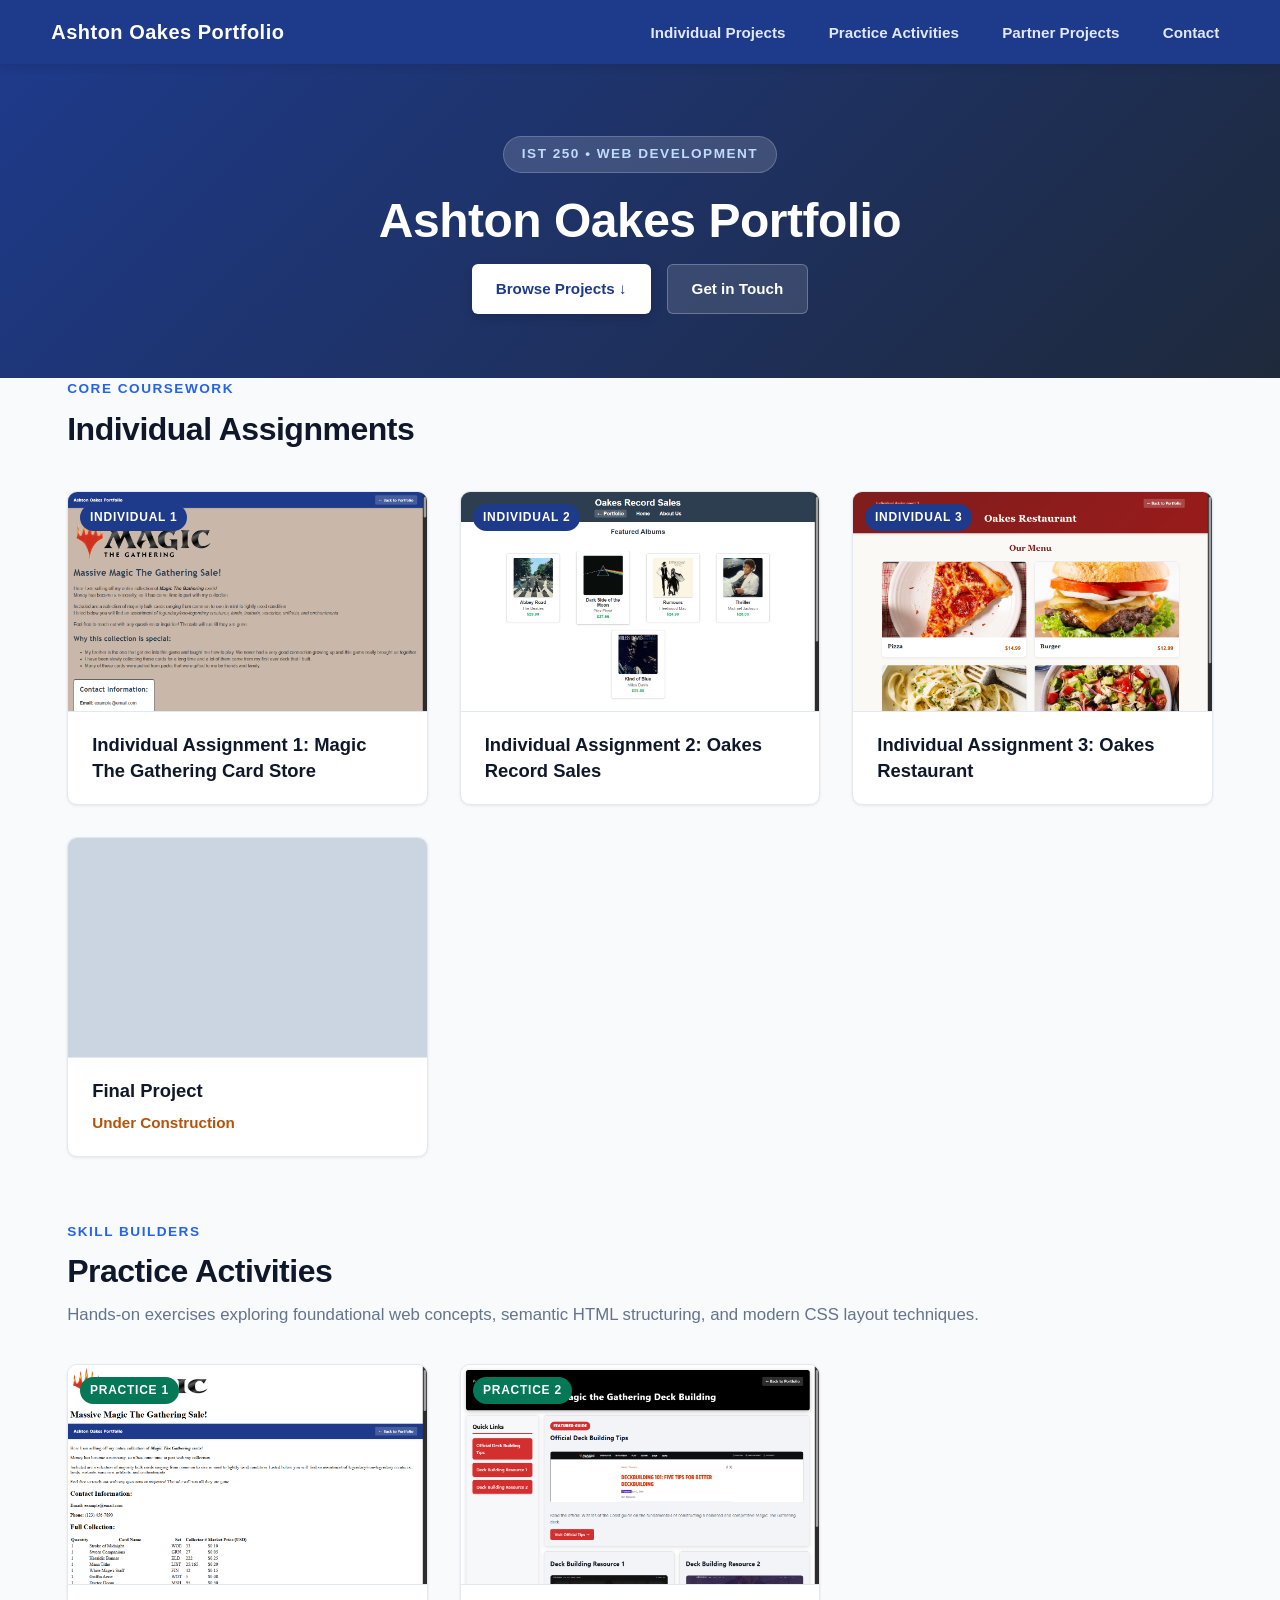
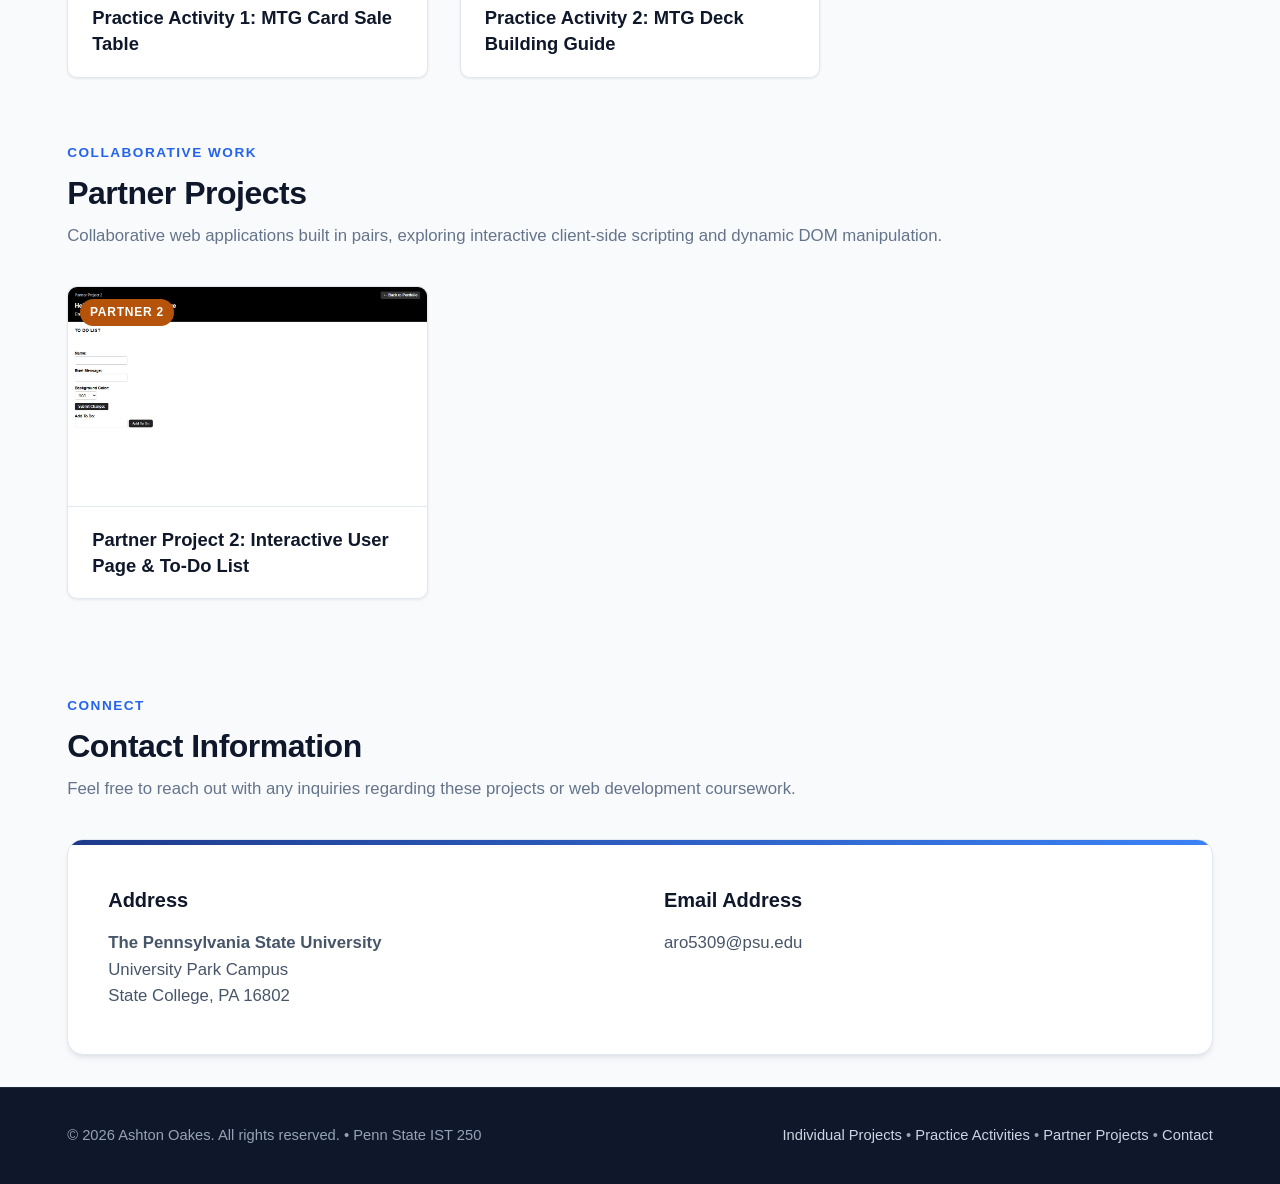
<file: index.html>
<!DOCTYPE html>
<html lang="en">
<head>
    <meta charset="UTF-8">
    <meta name="viewport" content="width=device-width, initial-scale=1.0">
    <title>Ashton Oakes Portfolio</title>
    <link rel="stylesheet" href="style.css">
</head>
<body>

    <header class="navbar">
        <div class="container nav-container">
            <a href="#" class="nav-brand">Ashton Oakes Portfolio</a>
            <ul class="nav-menu">
                <li><a href="#individual-assignments" class="nav-link">Individual Projects</a></li>
                <li><a href="#practice-activities" class="nav-link">Practice Activities</a></li>
                <li><a href="#partner-projects" class="nav-link">Partner Projects</a></li>
                <li><a href="#contact" class="nav-link">Contact</a></li>
            </ul>
        </div>
    </header>

    <section class="hero">
        <div class="container hero-content">
            <span class="hero-tag">IST 250 &bull; Web Development</span>
            <h1 class="hero-title">Ashton Oakes Portfolio</h1>
            <div class="hero-actions">
                <a href="#individual-assignments" class="btn btn-primary">Browse Projects &darr;</a>
                <a href="#contact" class="btn btn-secondary">Get in Touch</a>
            </div>
        </div>
    </section>

    <main class="container">

        <section id="individual-assignments" class="projects-group">
            <div class="section-header">
                <span class="section-label">Core Coursework</span>
                <h2 class="section-title">Individual Assignments</h2>
            </div>

            <div class="projects-grid">

                <article class="project-card">
                    <div class="card-image-wrap">
                        <a href="Oakes_Individual_Assignment_1/index.html">
                            <img src="screenshots/individual_assignment_1.png" alt="Screenshot of Individual Assignment 1 - Magic The Gathering Card Sale">
                        </a>
                        <span class="badge-overlay individual">Individual 1</span>
                    </div>
                    <div class="card-body">
                        <h3 class="card-title">
                            <a href="Oakes_Individual_Assignment_1/index.html">Individual Assignment 1: Magic The Gathering Card Store</a>
                        </h3>
                    </div>
                </article>

                <article class="project-card">
                    <div class="card-image-wrap">
                        <a href="Oakes_Individual-Project_2/Index.html">
                            <img src="screenshots/individual_assignment_2.png" alt="Screenshot of Individual Assignment 2 - Oakes Record Sales">
                        </a>
                        <span class="badge-overlay individual">Individual 2</span>
                    </div>
                    <div class="card-body">
                        <h3 class="card-title">
                            <a href="Oakes_Individual-Project_2/Index.html">Individual Assignment 2: Oakes Record Sales</a>
                        </h3>
                    </div>
                </article>

                <article class="project-card">
                    <div class="card-image-wrap">
                        <a href="Oakes_Individual_Assignment_3/index.html">
                            <img src="screenshots/individual_assignment_3.png" alt="Screenshot of Individual Assignment 3 - Oakes Restaurant">
                        </a>
                        <span class="badge-overlay individual">Individual 3</span>
                    </div>
                    <div class="card-body">
                        <h3 class="card-title">
                            <a href="Oakes_Individual_Assignment_3/index.html">Individual Assignment 3: Oakes Restaurant</a>
                        </h3>
                    </div>
                </article>

                <article class="project-card disabled-card">
                    <div class="card-image-wrap">
                        <img src="screenshots/individual_assignment_4.png" alt="Individual Assignment 4 - Under Construction">
                    </div>
                    <div class="card-body">
                        <h3 class="card-title">Final Project</h3>
                        <p class="status-construction">Under Construction</p>
                    </div>
                </article>

            </div>
        </section>

        <section id="practice-activities" class="projects-group">
            <div class="section-header">
                <span class="section-label">Skill Builders</span>
                <h2 class="section-title">Practice Activities</h2>
                <p class="section-desc">Hands-on exercises exploring foundational web concepts, semantic HTML structuring, and modern CSS layout techniques.</p>
            </div>

            <div class="projects-grid">

                <article class="project-card">
                    <div class="card-image-wrap">
                        <a href="Oakes_Practice_Activity_1/index.html">
                            <img src="screenshots/practice_activity_1.png" alt="Screenshot of Practice Activity 1 - Magic The Gathering Card Sale Table">
                        </a>
                        <span class="badge-overlay practice">Practice 1</span>
                    </div>
                    <div class="card-body">
                        <h3 class="card-title">
                            <a href="Oakes_Practice_Activity_1/index.html">Practice Activity 1: MTG Card Sale Table</a>
                        </h3>
                    </div>
                </article>

                <article class="project-card">
                    <div class="card-image-wrap">
                        <a href="Oakes_Practice_Activity_2/index.html">
                            <img src="screenshots/practice_activity_2.png" alt="Screenshot of Practice Activity 2 - Magic The Gathering Deck Building Grid Layout">
                        </a>
                        <span class="badge-overlay practice">Practice 2</span>
                    </div>
                    <div class="card-body">
                        <h3 class="card-title">
                            <a href="Oakes_Practice_Activity_2/index.html">Practice Activity 2: MTG Deck Building Guide</a>
                        </h3>
                    </div>
                </article>

            </div>
        </section>

        <section id="partner-projects" class="projects-group">
            <div class="section-header">
                <span class="section-label">Collaborative Work</span>
                <h2 class="section-title">Partner Projects</h2>
                <p class="section-desc">Collaborative web applications built in pairs, exploring interactive client-side scripting and dynamic DOM manipulation.</p>
            </div>

            <div class="projects-grid">

                <article class="project-card">
                    <div class="card-image-wrap">
                        <a href="Partner_Project_2/index.html">
                            <img src="screenshots/partner_project_2.png" alt="Screenshot of Partner Project 2 - Interactive User Page and To-Do List">
                        </a>
                        <span class="badge-overlay partner">Partner 2</span>
                    </div>
                    <div class="card-body">
                        <h3 class="card-title">
                            <a href="Partner_Project_2/index.html">Partner Project 2: Interactive User Page &amp; To-Do List</a>
                        </h3>
                    </div>
                </article>

            </div>
        </section>

        <section id="contact" class="contact-section">
            <div class="section-header">
                <span class="section-label">Connect</span>
                <h2 class="section-title">Contact Information</h2>
                <p class="section-desc">Feel free to reach out with any inquiries regarding these projects or web development coursework.</p>
            </div>

            <div class="contact-card">
                <div class="contact-col">
                    <h3>Address</h3>
                    <address>
                        <strong>The Pennsylvania State University</strong><br>
                        University Park Campus<br>
                        State College, PA 16802
                    </address>
                </div>

                <div class="contact-col">
                    <h3>Email Address</h3>
                    <p>aro5309@psu.edu</p>
                </div>
            </div>
        </section>

    </main>

    <footer class="site-footer">
        <div class="container footer-content">
            <p>&copy; 2026 Ashton Oakes. All rights reserved. &bull; Penn State IST 250</p>
            <div class="footer-links">
                <a href="#individual-assignments">Individual Projects</a> &bull;
                <a href="#practice-activities">Practice Activities</a> &bull;
                <a href="#partner-projects">Partner Projects</a> &bull;
                <a href="#contact">Contact</a>
            </div>
        </div>
    </footer>

</body>
</html>
</file>
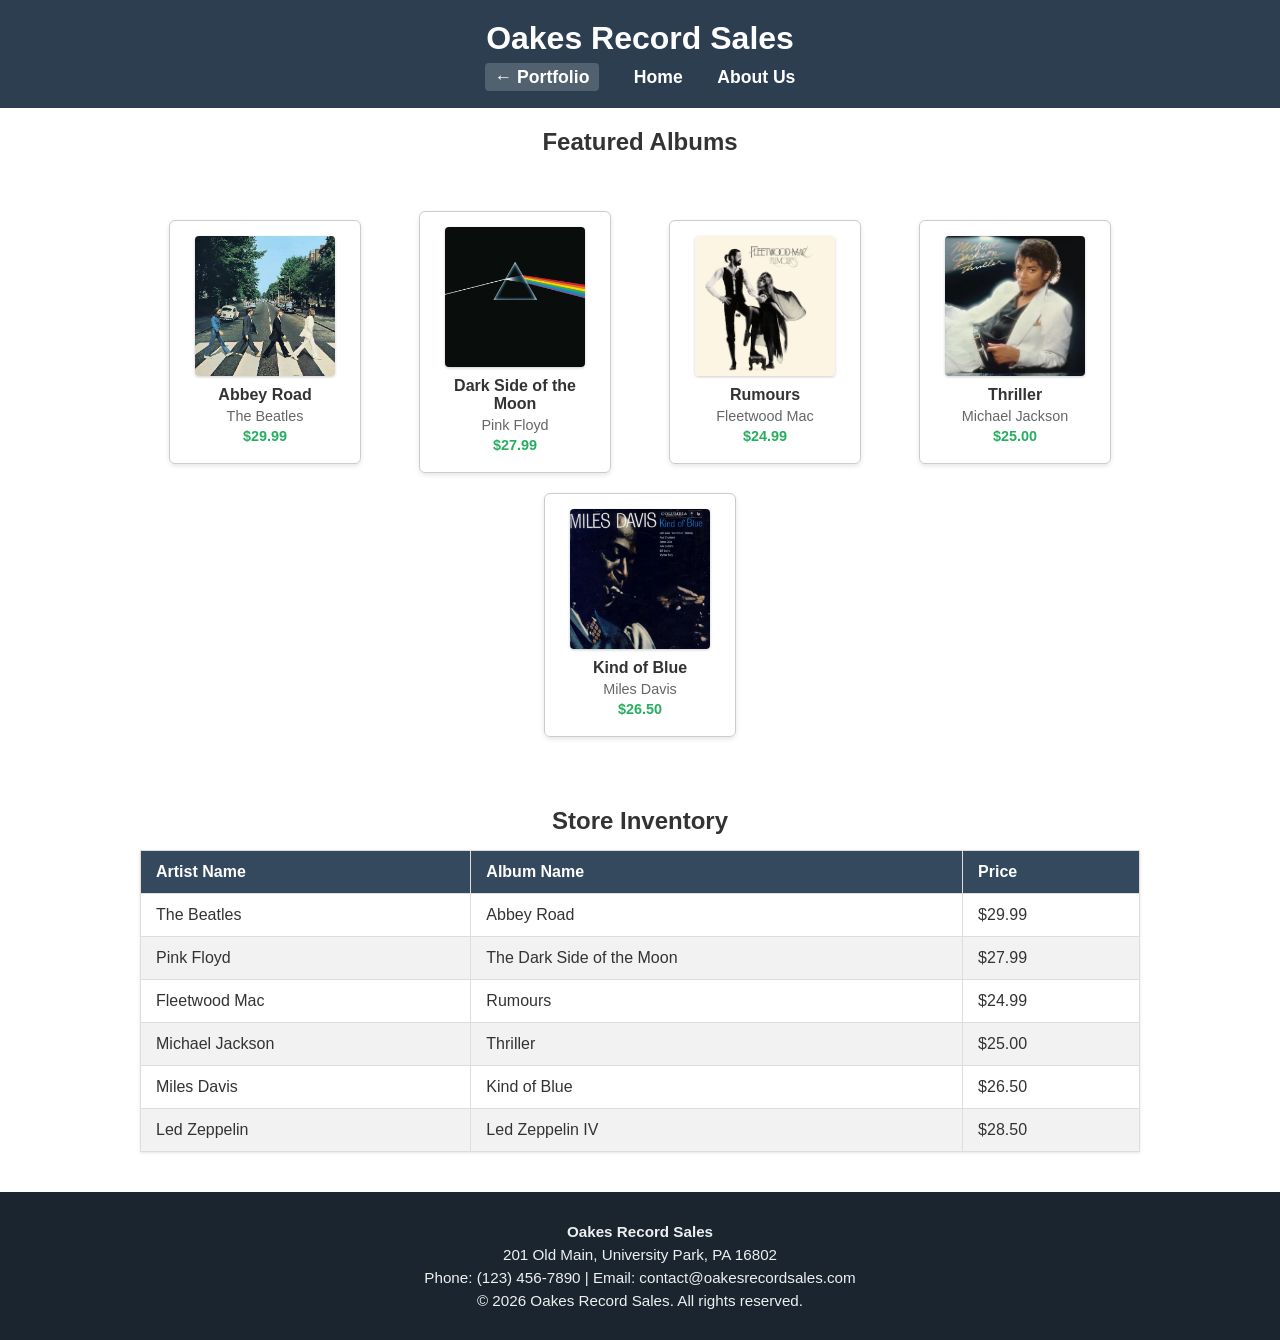
<file: Oakes_Individual-Project_2/Index.html>
<!DOCTYPE html>
<html lang="en">
<head>
  <meta charset="UTF-8">
  <meta name="viewport" content="width=device-width, initial-scale=1.0">
  <title>Oakes Record Sales</title>
  <link rel="stylesheet" href="Style.css">
</head>
<body>

  <header>
    <h1>Oakes Record Sales</h1>
    <nav>
      <ul>
        <li><a href="../index.html" style="background: rgba(255,255,255,0.18); padding: 4px 10px; border-radius: 4px;">&larr; Portfolio</a></li>
        <li><a href="Index.html">Home</a></li>
        <li><a href="About.html">About Us</a></li>
      </ul>
    </nav>
  </header>

  <main>
    <section class="featured-section">
      <h2>Featured Albums</h2>
      <div class="featured-container">
        <div class="record-card">
          <img src="Abbey_Road.jpg" alt="Abbey Road Album Cover" class="record-thumbnail">
          <h3>Abbey Road</h3>
          <p>The Beatles</p>
          <p class="price">$29.99</p>
        </div>

        <div class="record-card">
          <img src="Dark_Side_of_the_Moon.png" alt="The Dark Side of the Moon Album Cover" class="record-thumbnail">
          <h3>Dark Side of the Moon</h3>
          <p>Pink Floyd</p>
          <p class="price">$27.99</p>
        </div>

        <div class="record-card">
          <img src="Rumours.png" alt="Rumours Album Cover" class="record-thumbnail">
          <h3>Rumours</h3>
          <p>Fleetwood Mac</p>
          <p class="price">$24.99</p>
        </div>

        <div class="record-card">
          <img src="Thriller.png" alt="Thriller Album Cover" class="record-thumbnail">
          <h3>Thriller</h3>
          <p>Michael Jackson</p>
          <p class="price">$25.00</p>
        </div>

        <div class="record-card">
          <img src="Kind_of_Blue.png" alt="Kind of Blue Album Cover" class="record-thumbnail">
          <h3>Kind of Blue</h3>
          <p>Miles Davis</p>
          <p class="price">$26.50</p>
        </div>
      </div>
    </section>

    <section class="inventory-section">
      <h2>Store Inventory</h2>
      <table class="inventory-table">
        <thead>
          <tr>
            <th>Artist Name</th>
            <th>Album Name</th>
            <th>Price</th>
          </tr>
        </thead>
        <tbody>
          <tr>
            <td>The Beatles</td>
            <td>Abbey Road</td>
            <td>$29.99</td>
          </tr>
          <tr>
            <td>Pink Floyd</td>
            <td>The Dark Side of the Moon</td>
            <td>$27.99</td>
          </tr>
          <tr>
            <td>Fleetwood Mac</td>
            <td>Rumours</td>
            <td>$24.99</td>
          </tr>
          <tr>
            <td>Michael Jackson</td>
            <td>Thriller</td>
            <td>$25.00</td>
          </tr>
          <tr>
            <td>Miles Davis</td>
            <td>Kind of Blue</td>
            <td>$26.50</td>
          </tr>
          <tr>
            <td>Led Zeppelin</td>
            <td>Led Zeppelin IV</td>
            <td>$28.50</td>
          </tr>
        </tbody>
      </table>
    </section>
  </main>

  <footer>
    <p><strong>Oakes Record Sales</strong></p>
    <p>201 Old Main, University Park, PA 16802</p>
    <p>Phone: (123) 456-7890 | Email: contact@oakesrecordsales.com</p>
    <p>&copy; 2026 Oakes Record Sales. All rights reserved.</p>
  </footer>

</body>
</html>
</file>
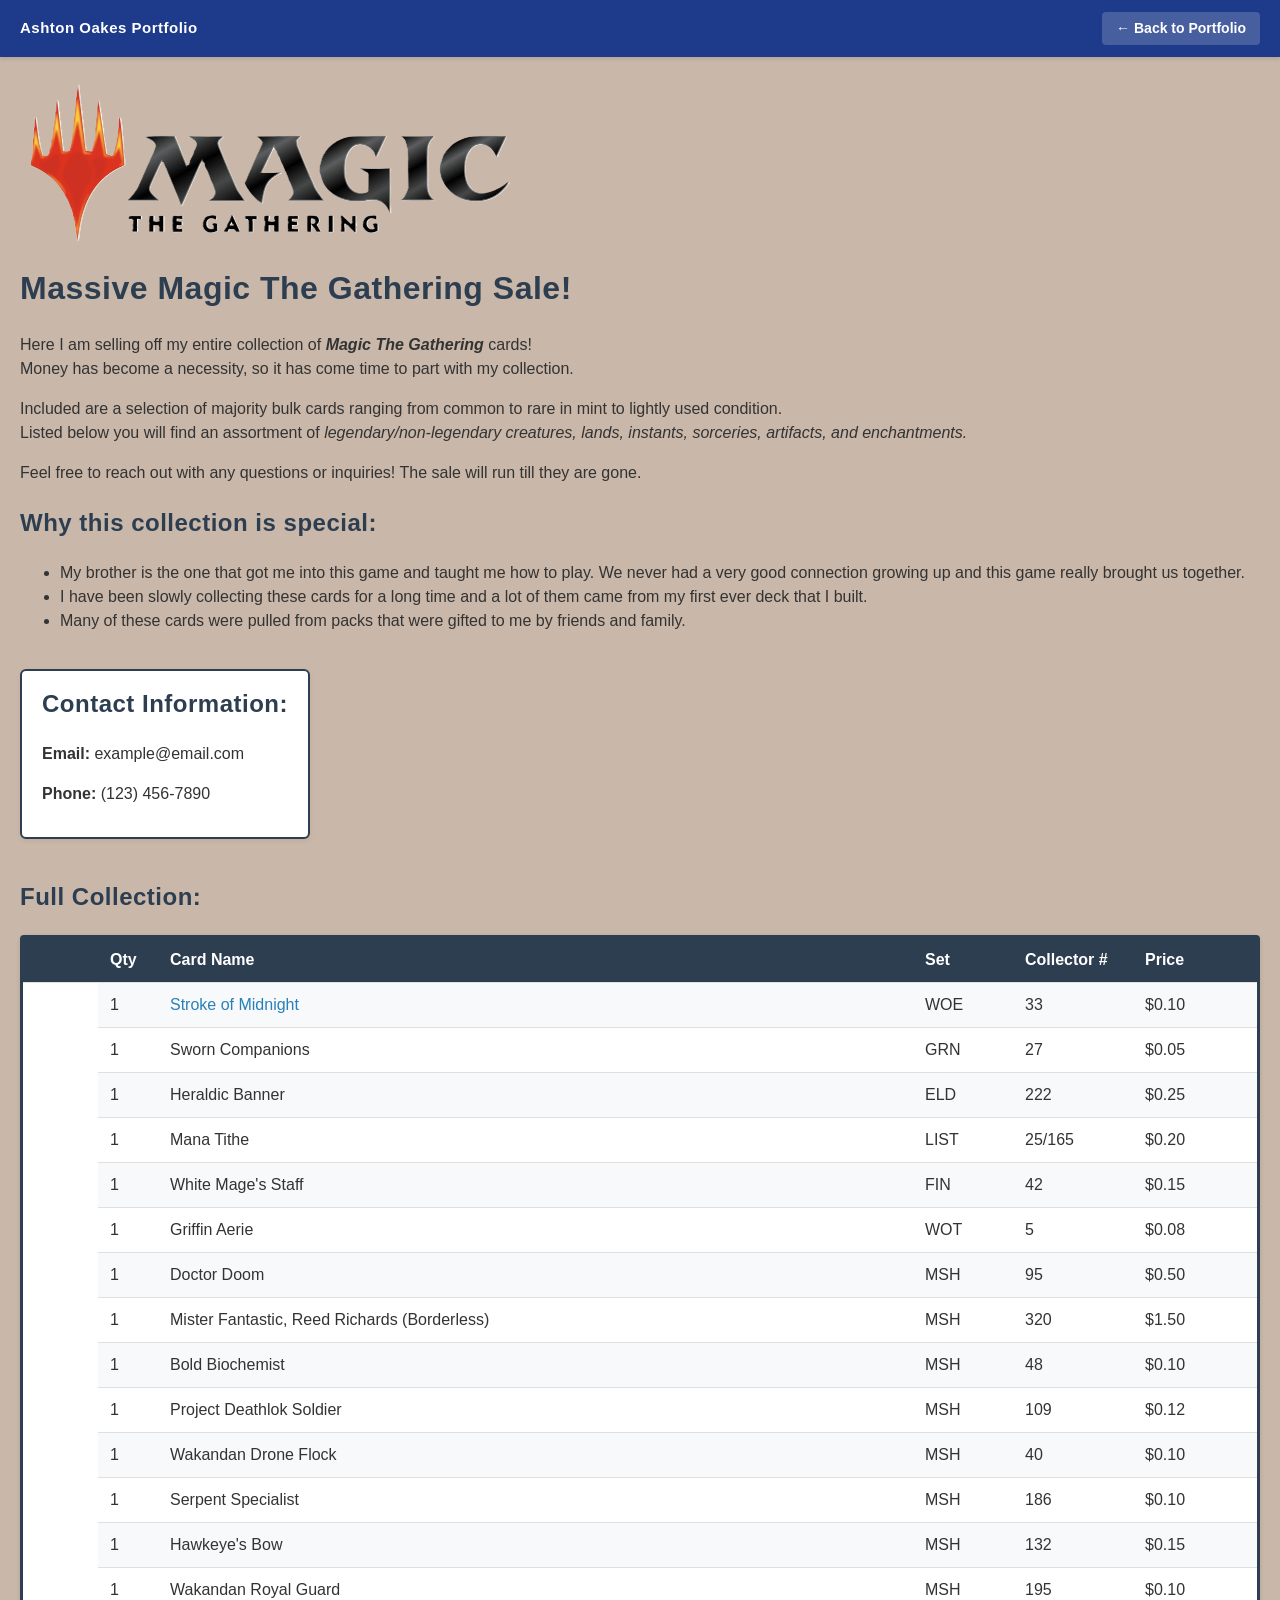
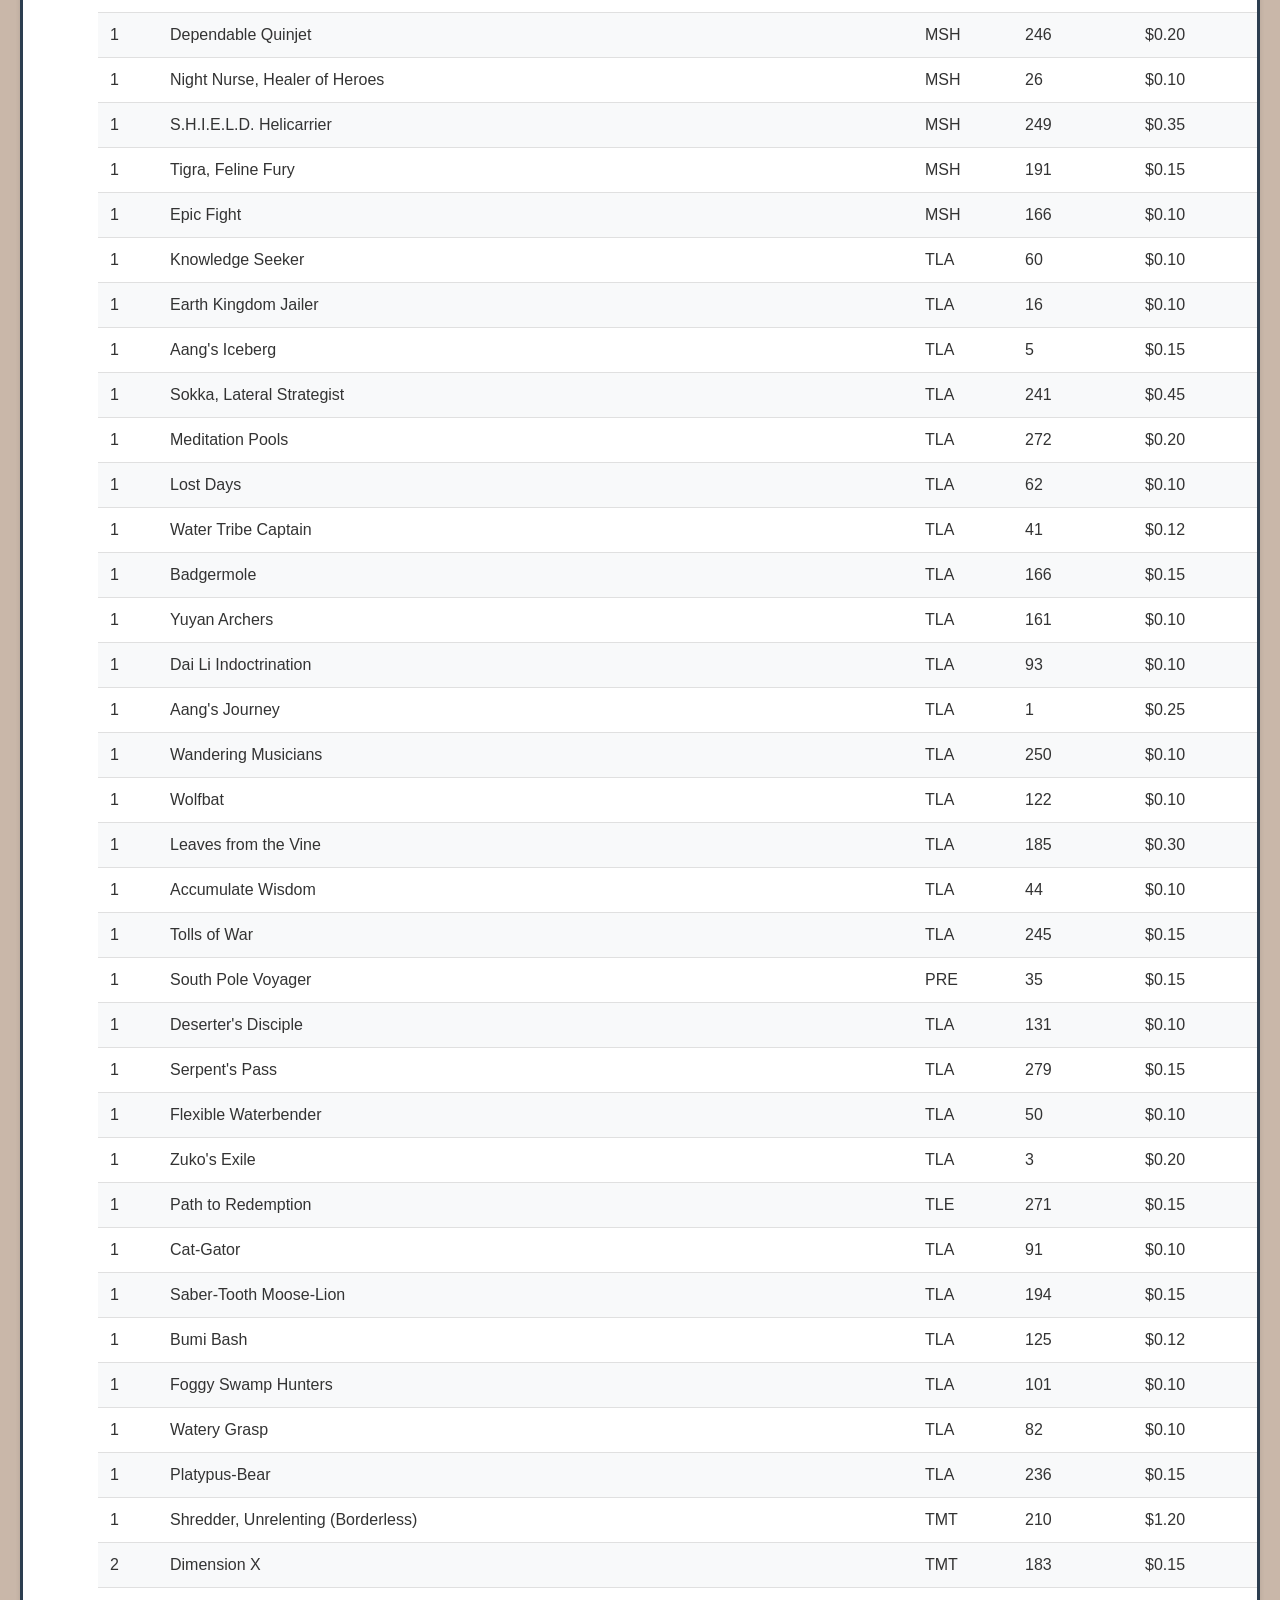
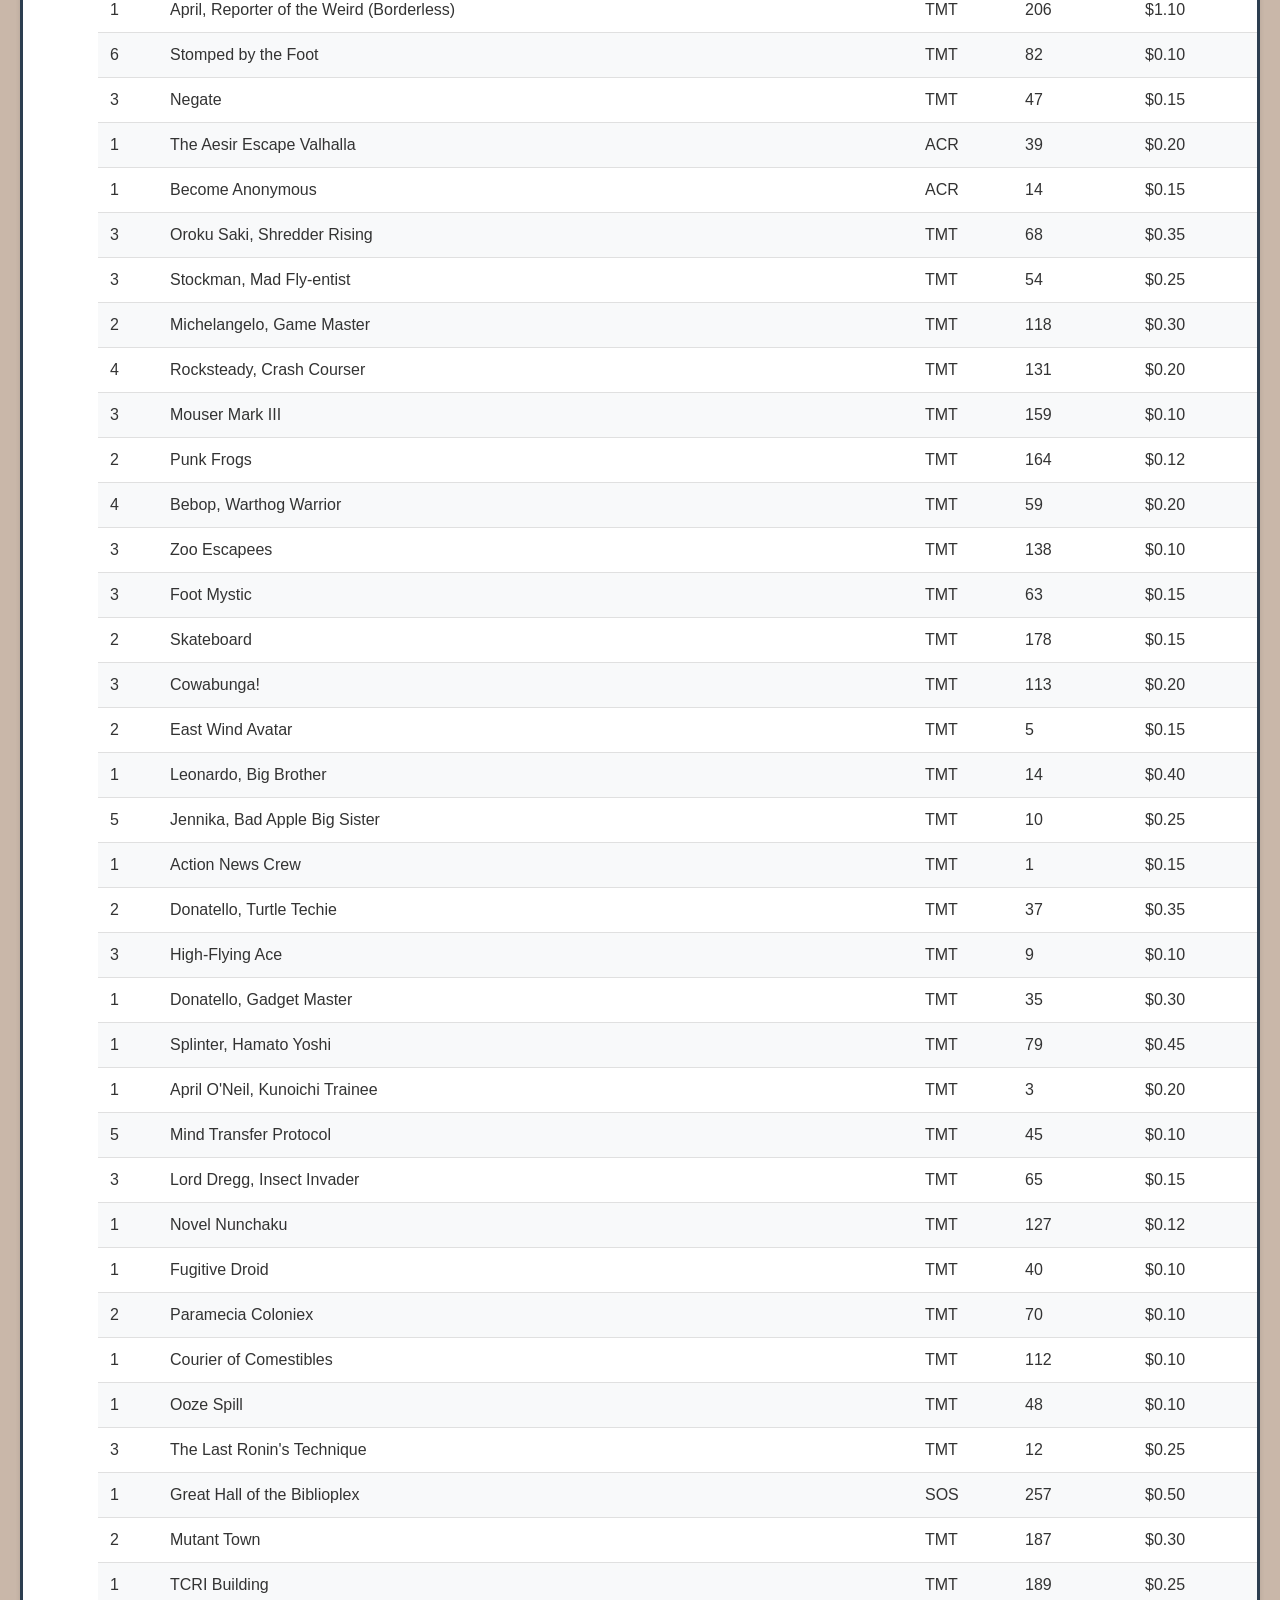
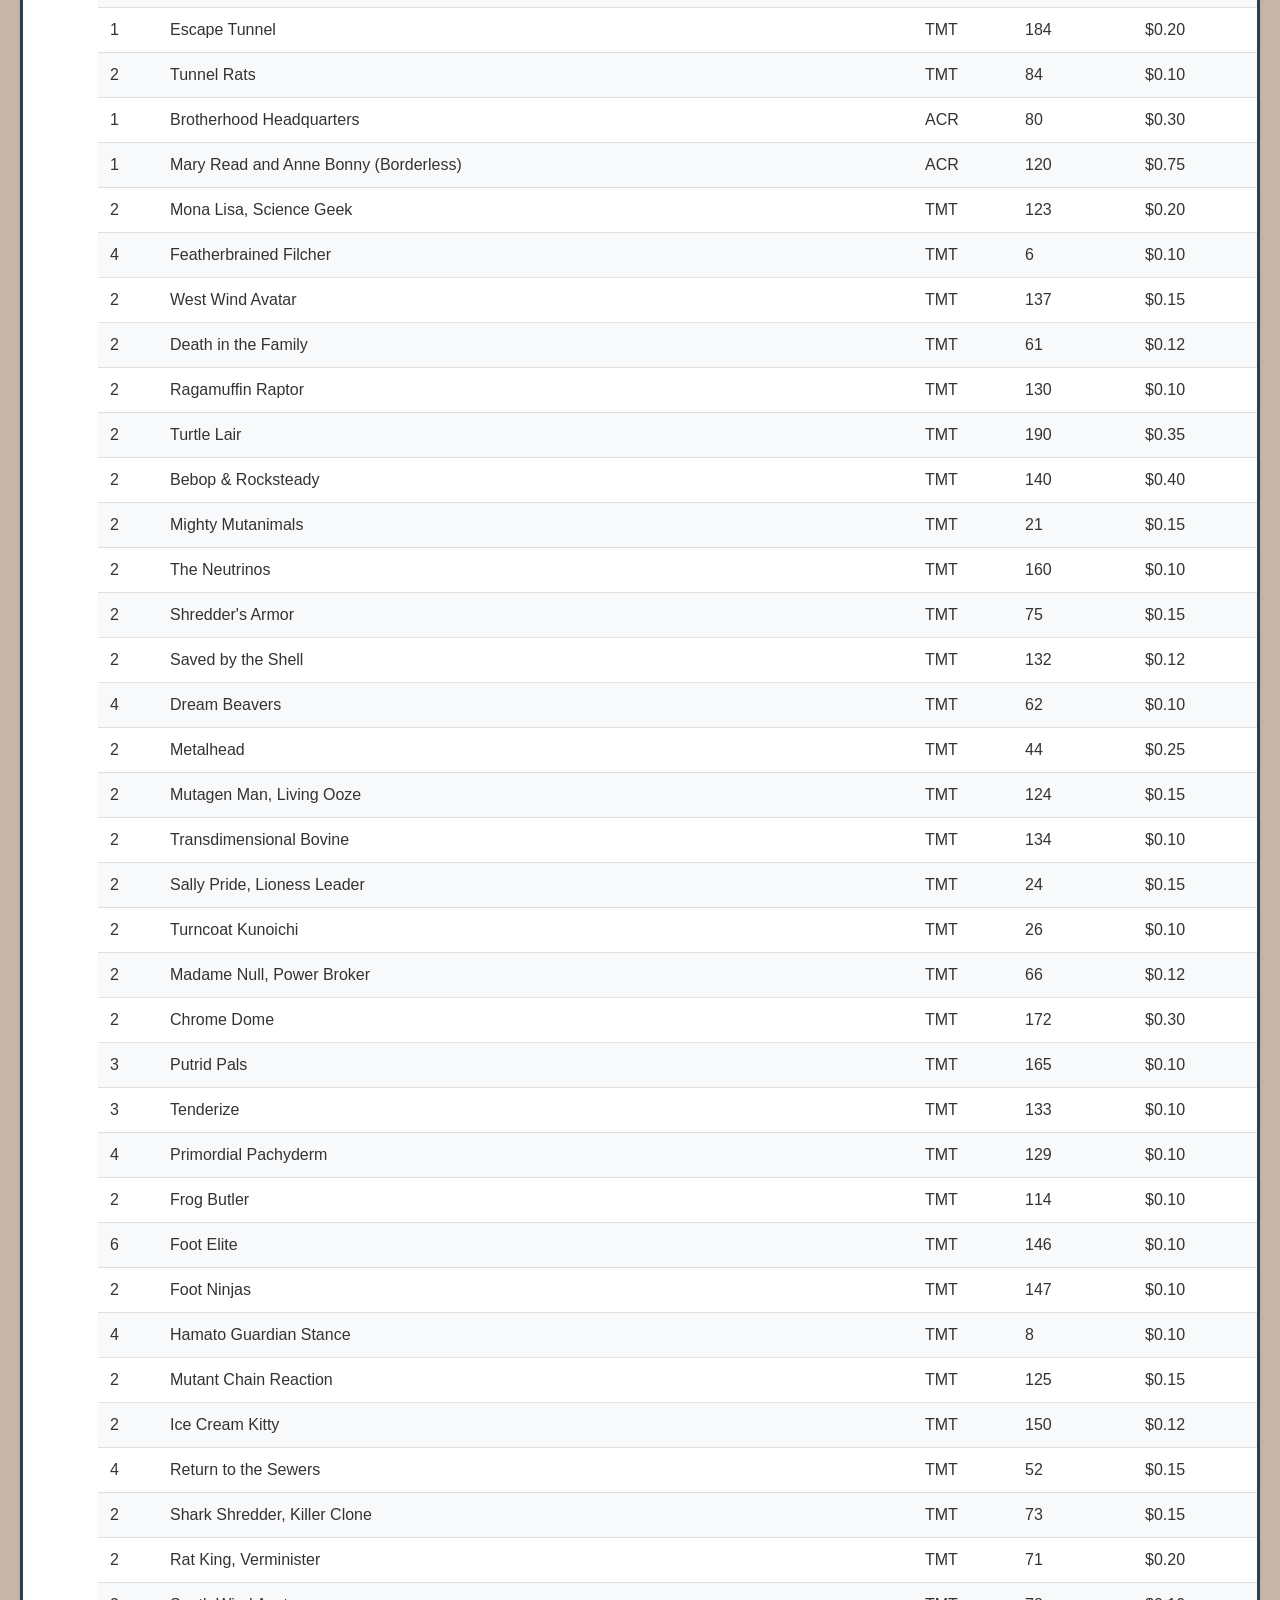
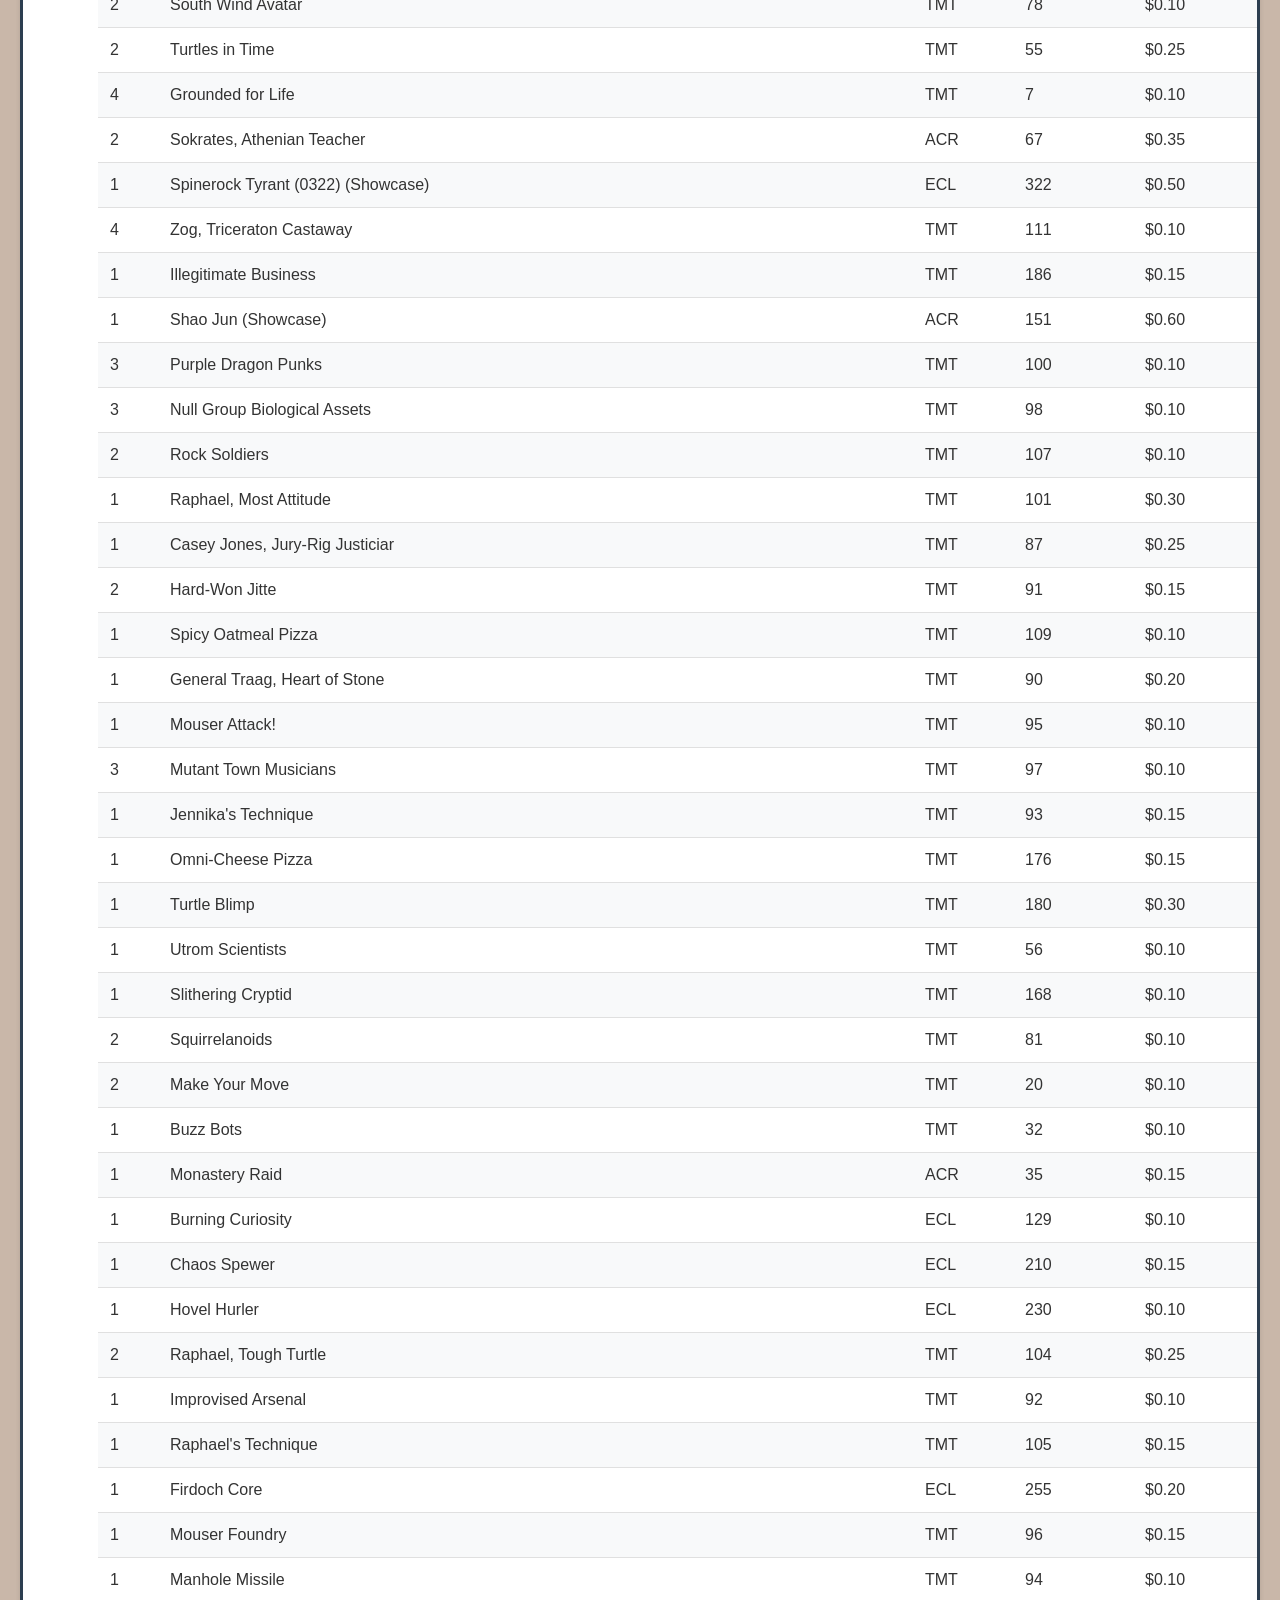
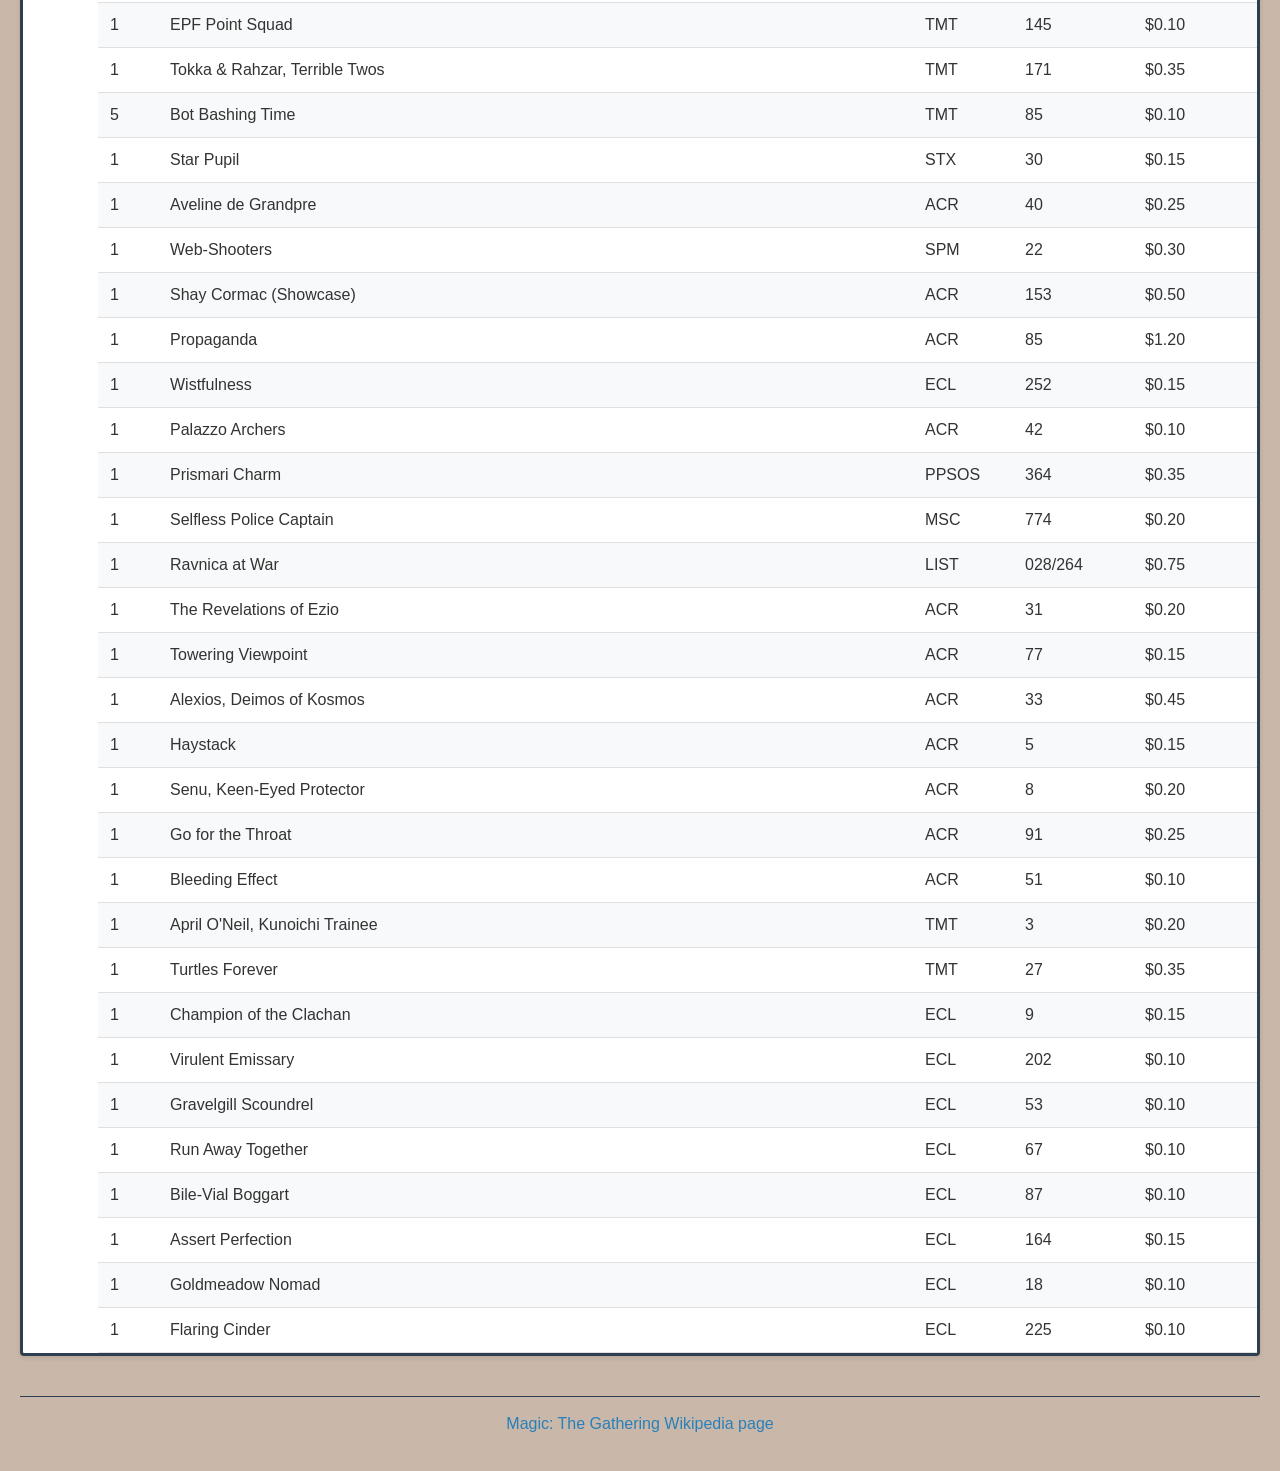
<file: Oakes_Individual_Assignment_1/index.html>
<!DOCTYPE html>
<html lang="en">
    <head>
        <meta charset="UTF-8">
        <meta name="viewport" content="width=device-width, initial-scale=1.0">
        <title>Practice Activity 1</title>
        <link rel="stylesheet" href="style.css">
    </head>
    <body>
        <nav style="background-color: #1e3a8a; padding: 12px 20px; margin: -20px -20px 24px -20px; font-family: -apple-system, BlinkMacSystemFont, 'Segoe UI', Roboto, sans-serif; display: flex; justify-content: space-between; align-items: center; box-shadow: 0 2px 4px rgba(0,0,0,0.12);">
            <span style="color: #ffffff; font-weight: bold; font-size: 15px; letter-spacing: 0.5px;">Ashton Oakes Portfolio</span>
            <a href="../index.html" style="color: #ffffff; text-decoration: none; font-weight: 600; font-size: 14px; background: rgba(255,255,255,0.18); padding: 6px 14px; border-radius: 4px; transition: background 0.2s;">&larr; Back to Portfolio</a>
        </nav>
        <img id="main-banner" src="MagicTheGathering.png" alt="Magic The Gathering" width="500" height="125">

        <h1>Massive <strong>Magic The Gathering</strong> Sale!</h1>
  
        <p class="no-space-below">Here I am selling off my entire collection of <em><strong>Magic The Gathering</strong></em> cards!</p>
        <p class="no-space-above">Money has become a necessity, so it has come time to part with my collection.</p>
        <p class="no-space-below">Included are a selection of majority bulk cards ranging from common to rare in mint to lightly used condition.</p>
        <p class="no-space-above">Listed below you will find an assortment of <em>legendary/non-legendary creatures, lands, instants, sorceries, artifacts, and enchantments.</em></p>
        <p>Feel free to reach out with any questions or inquiries! The sale will run till they are gone.</p>

        <h2>Why this collection is special:</h2>
        <ul>
            <li>My brother is the one that got me into this game and taught me how to play. We never had a very good connection growing up and this game really brought us together.</li>
            <li>I have been slowly collecting these cards for a long time and a lot of them came from my first ever deck that I built.</li>
            <li>Many of these cards were pulled from packs that were gifted to me by friends and family.</li>
        </ul>

        <div id="contact-info">
            <h2>Contact Information:</h2>
            <p><strong>Email:</strong> example@email.com</p>
            <p><strong>Phone:</strong> (123) 456-7890</p>
        </div>

        <h2>Full Collection:</h2>

        <ol type="I" class="collection-list">
        <li class="list-header">
            <span>Qty</span>
            <span>Card Name</span>
            <span>Set</span>
            <span>Collector #</span>
            <span>Price</span>
        </li>

        <li><span>1</span><span><a href="itemdetail1.html">Stroke of Midnight</a></span><span>WOE</span><span>33</span><span>$0.10</span></li>
        <li><span>1</span><span>Sworn Companions</span><span>GRN</span><span>27</span><span>$0.05</span></li>
        <li><span>1</span><span>Heraldic Banner</span><span>ELD</span><span>222</span><span>$0.25</span></li>
        <li><span>1</span><span>Mana Tithe</span><span>LIST</span><span>25/165</span><span>$0.20</span></li>
        <li><span>1</span><span>White Mage's Staff</span><span>FIN</span><span>42</span><span>$0.15</span></li>
        <li><span>1</span><span>Griffin Aerie</span><span>WOT</span><span>5</span><span>$0.08</span></li>
        <li><span>1</span><span>Doctor Doom</span><span>MSH</span><span>95</span><span>$0.50</span></li>
        <li><span>1</span><span>Mister Fantastic, Reed Richards (Borderless)</span><span>MSH</span><span>320</span><span>$1.50</span></li>
        <li><span>1</span><span>Bold Biochemist</span><span>MSH</span><span>48</span><span>$0.10</span></li>
        <li><span>1</span><span>Project Deathlok Soldier</span><span>MSH</span><span>109</span><span>$0.12</span></li>
        <li><span>1</span><span>Wakandan Drone Flock</span><span>MSH</span><span>40</span><span>$0.10</span></li>
        <li><span>1</span><span>Serpent Specialist</span><span>MSH</span><span>186</span><span>$0.10</span></li>
        <li><span>1</span><span>Hawkeye's Bow</span><span>MSH</span><span>132</span><span>$0.15</span></li>
        <li><span>1</span><span>Wakandan Royal Guard</span><span>MSH</span><span>195</span><span>$0.10</span></li>
        <li><span>1</span><span>Dependable Quinjet</span><span>MSH</span><span>246</span><span>$0.20</span></li>
        <li><span>1</span><span>Night Nurse, Healer of Heroes</span><span>MSH</span><span>26</span><span>$0.10</span></li>
        <li><span>1</span><span>S.H.I.E.L.D. Helicarrier</span><span>MSH</span><span>249</span><span>$0.35</span></li>
        <li><span>1</span><span>Tigra, Feline Fury</span><span>MSH</span><span>191</span><span>$0.15</span></li>
        <li><span>1</span><span>Epic Fight</span><span>MSH</span><span>166</span><span>$0.10</span></li>
        <li><span>1</span><span>Knowledge Seeker</span><span>TLA</span><span>60</span><span>$0.10</span></li>
        <li><span>1</span><span>Earth Kingdom Jailer</span><span>TLA</span><span>16</span><span>$0.10</span></li>
        <li><span>1</span><span>Aang's Iceberg</span><span>TLA</span><span>5</span><span>$0.15</span></li>
        <li><span>1</span><span>Sokka, Lateral Strategist</span><span>TLA</span><span>241</span><span>$0.45</span></li>
        <li><span>1</span><span>Meditation Pools</span><span>TLA</span><span>272</span><span>$0.20</span></li>
        <li><span>1</span><span>Lost Days</span><span>TLA</span><span>62</span><span>$0.10</span></li>
        <li><span>1</span><span>Water Tribe Captain</span><span>TLA</span><span>41</span><span>$0.12</span></li>
        <li><span>1</span><span>Badgermole</span><span>TLA</span><span>166</span><span>$0.15</span></li>
        <li><span>1</span><span>Yuyan Archers</span><span>TLA</span><span>161</span><span>$0.10</span></li>
        <li><span>1</span><span>Dai Li Indoctrination</span><span>TLA</span><span>93</span><span>$0.10</span></li>
        <li><span>1</span><span>Aang's Journey</span><span>TLA</span><span>1</span><span>$0.25</span></li>
        <li><span>1</span><span>Wandering Musicians</span><span>TLA</span><span>250</span><span>$0.10</span></li>
        <li><span>1</span><span>Wolfbat</span><span>TLA</span><span>122</span><span>$0.10</span></li>
        <li><span>1</span><span>Leaves from the Vine</span><span>TLA</span><span>185</span><span>$0.30</span></li>
        <li><span>1</span><span>Accumulate Wisdom</span><span>TLA</span><span>44</span><span>$0.10</span></li>
        <li><span>1</span><span>Tolls of War</span><span>TLA</span><span>245</span><span>$0.15</span></li>
        <li><span>1</span><span>South Pole Voyager</span><span>PRE</span><span>35</span><span>$0.15</span></li>
        <li><span>1</span><span>Deserter's Disciple</span><span>TLA</span><span>131</span><span>$0.10</span></li>
        <li><span>1</span><span>Serpent's Pass</span><span>TLA</span><span>279</span><span>$0.15</span></li>
        <li><span>1</span><span>Flexible Waterbender</span><span>TLA</span><span>50</span><span>$0.10</span></li>
        <li><span>1</span><span>Zuko's Exile</span><span>TLA</span><span>3</span><span>$0.20</span></li>
        <li><span>1</span><span>Path to Redemption</span><span>TLE</span><span>271</span><span>$0.15</span></li>
        <li><span>1</span><span>Cat-Gator</span><span>TLA</span><span>91</span><span>$0.10</span></li>
        <li><span>1</span><span>Saber-Tooth Moose-Lion</span><span>TLA</span><span>194</span><span>$0.15</span></li>
        <li><span>1</span><span>Bumi Bash</span><span>TLA</span><span>125</span><span>$0.12</span></li>
        <li><span>1</span><span>Foggy Swamp Hunters</span><span>TLA</span><span>101</span><span>$0.10</span></li>
        <li><span>1</span><span>Watery Grasp</span><span>TLA</span><span>82</span><span>$0.10</span></li>
        <li><span>1</span><span>Platypus-Bear</span><span>TLA</span><span>236</span><span>$0.15</span></li>
        <li><span>1</span><span>Shredder, Unrelenting (Borderless)</span><span>TMT</span><span>210</span><span>$1.20</span></li>
        <li><span>2</span><span>Dimension X</span><span>TMT</span><span>183</span><span>$0.15</span></li>
        <li><span>1</span><span>April, Reporter of the Weird (Borderless)</span><span>TMT</span><span>206</span><span>$1.10</span></li>
        <li><span>6</span><span>Stomped by the Foot</span><span>TMT</span><span>82</span><span>$0.10</span></li>
        <li><span>3</span><span>Negate</span><span>TMT</span><span>47</span><span>$0.15</span></li>
        <li><span>1</span><span>The Aesir Escape Valhalla</span><span>ACR</span><span>39</span><span>$0.20</span></li>
        <li><span>1</span><span>Become Anonymous</span><span>ACR</span><span>14</span><span>$0.15</span></li>
        <li><span>3</span><span>Oroku Saki, Shredder Rising</span><span>TMT</span><span>68</span><span>$0.35</span></li>
        <li><span>3</span><span>Stockman, Mad Fly-entist</span><span>TMT</span><span>54</span><span>$0.25</span></li>
        <li><span>2</span><span>Michelangelo, Game Master</span><span>TMT</span><span>118</span><span>$0.30</span></li>
        <li><span>4</span><span>Rocksteady, Crash Courser</span><span>TMT</span><span>131</span><span>$0.20</span></li>
        <li><span>3</span><span>Mouser Mark III</span><span>TMT</span><span>159</span><span>$0.10</span></li>
        <li><span>2</span><span>Punk Frogs</span><span>TMT</span><span>164</span><span>$0.12</span></li>
        <li><span>4</span><span>Bebop, Warthog Warrior</span><span>TMT</span><span>59</span><span>$0.20</span></li>
        <li><span>3</span><span>Zoo Escapees</span><span>TMT</span><span>138</span><span>$0.10</span></li>
        <li><span>3</span><span>Foot Mystic</span><span>TMT</span><span>63</span><span>$0.15</span></li>
        <li><span>2</span><span>Skateboard</span><span>TMT</span><span>178</span><span>$0.15</span></li>
        <li><span>3</span><span>Cowabunga!</span><span>TMT</span><span>113</span><span>$0.20</span></li>
        <li><span>2</span><span>East Wind Avatar</span><span>TMT</span><span>5</span><span>$0.15</span></li>
        <li><span>1</span><span>Leonardo, Big Brother</span><span>TMT</span><span>14</span><span>$0.40</span></li>
        <li><span>5</span><span>Jennika, Bad Apple Big Sister</span><span>TMT</span><span>10</span><span>$0.25</span></li>
        <li><span>1</span><span>Action News Crew</span><span>TMT</span><span>1</span><span>$0.15</span></li>
        <li><span>2</span><span>Donatello, Turtle Techie</span><span>TMT</span><span>37</span><span>$0.35</span></li>
        <li><span>3</span><span>High-Flying Ace</span><span>TMT</span><span>9</span><span>$0.10</span></li>
        <li><span>1</span><span>Donatello, Gadget Master</span><span>TMT</span><span>35</span><span>$0.30</span></li>
        <li><span>1</span><span>Splinter, Hamato Yoshi</span><span>TMT</span><span>79</span><span>$0.45</span></li>
        <li><span>1</span><span>April O'Neil, Kunoichi Trainee</span><span>TMT</span><span>3</span><span>$0.20</span></li>
        <li><span>5</span><span>Mind Transfer Protocol</span><span>TMT</span><span>45</span><span>$0.10</span></li>
        <li><span>3</span><span>Lord Dregg, Insect Invader</span><span>TMT</span><span>65</span><span>$0.15</span></li>
        <li><span>1</span><span>Novel Nunchaku</span><span>TMT</span><span>127</span><span>$0.12</span></li>
        <li><span>1</span><span>Fugitive Droid</span><span>TMT</span><span>40</span><span>$0.10</span></li>
        <li><span>2</span><span>Paramecia Coloniex</span><span>TMT</span><span>70</span><span>$0.10</span></li>
        <li><span>1</span><span>Courier of Comestibles</span><span>TMT</span><span>112</span><span>$0.10</span></li>
        <li><span>1</span><span>Ooze Spill</span><span>TMT</span><span>48</span><span>$0.10</span></li>
        <li><span>3</span><span>The Last Ronin's Technique</span><span>TMT</span><span>12</span><span>$0.25</span></li>
        <li><span>1</span><span>Great Hall of the Biblioplex</span><span>SOS</span><span>257</span><span>$0.50</span></li>
        <li><span>2</span><span>Mutant Town</span><span>TMT</span><span>187</span><span>$0.30</span></li>
        <li><span>1</span><span>TCRI Building</span><span>TMT</span><span>189</span><span>$0.25</span></li>
        <li><span>1</span><span>Escape Tunnel</span><span>TMT</span><span>184</span><span>$0.20</span></li>
        <li><span>2</span><span>Tunnel Rats</span><span>TMT</span><span>84</span><span>$0.10</span></li>
        <li><span>1</span><span>Brotherhood Headquarters</span><span>ACR</span><span>80</span><span>$0.30</span></li>
        <li><span>1</span><span>Mary Read and Anne Bonny (Borderless)</span><span>ACR</span><span>120</span><span>$0.75</span></li>
        <li><span>2</span><span>Mona Lisa, Science Geek</span><span>TMT</span><span>123</span><span>$0.20</span></li>
        <li><span>4</span><span>Featherbrained Filcher</span><span>TMT</span><span>6</span><span>$0.10</span></li>
        <li><span>2</span><span>West Wind Avatar</span><span>TMT</span><span>137</span><span>$0.15</span></li>
        <li><span>2</span><span>Death in the Family</span><span>TMT</span><span>61</span><span>$0.12</span></li>
        <li><span>2</span><span>Ragamuffin Raptor</span><span>TMT</span><span>130</span><span>$0.10</span></li>
        <li><span>2</span><span>Turtle Lair</span><span>TMT</span><span>190</span><span>$0.35</span></li>
        <li><span>2</span><span>Bebop & Rocksteady</span><span>TMT</span><span>140</span><span>$0.40</span></li>
        <li><span>2</span><span>Mighty Mutanimals</span><span>TMT</span><span>21</span><span>$0.15</span></li>
        <li><span>2</span><span>The Neutrinos</span><span>TMT</span><span>160</span><span>$0.10</span></li>
        <li><span>2</span><span>Shredder's Armor</span><span>TMT</span><span>75</span><span>$0.15</span></li>
        <li><span>2</span><span>Saved by the Shell</span><span>TMT</span><span>132</span><span>$0.12</span></li>
        <li><span>4</span><span>Dream Beavers</span><span>TMT</span><span>62</span><span>$0.10</span></li>
        <li><span>2</span><span>Metalhead</span><span>TMT</span><span>44</span><span>$0.25</span></li>
        <li><span>2</span><span>Mutagen Man, Living Ooze</span><span>TMT</span><span>124</span><span>$0.15</span></li>
        <li><span>2</span><span>Transdimensional Bovine</span><span>TMT</span><span>134</span><span>$0.10</span></li>
        <li><span>2</span><span>Sally Pride, Lioness Leader</span><span>TMT</span><span>24</span><span>$0.15</span></li>
        <li><span>2</span><span>Turncoat Kunoichi</span><span>TMT</span><span>26</span><span>$0.10</span></li>
        <li><span>2</span><span>Madame Null, Power Broker</span><span>TMT</span><span>66</span><span>$0.12</span></li>
        <li><span>2</span><span>Chrome Dome</span><span>TMT</span><span>172</span><span>$0.30</span></li>
        <li><span>3</span><span>Putrid Pals</span><span>TMT</span><span>165</span><span>$0.10</span></li>
        <li><span>3</span><span>Tenderize</span><span>TMT</span><span>133</span><span>$0.10</span></li>
        <li><span>4</span><span>Primordial Pachyderm</span><span>TMT</span><span>129</span><span>$0.10</span></li>
        <li><span>2</span><span>Frog Butler</span><span>TMT</span><span>114</span><span>$0.10</span></li>
        <li><span>6</span><span>Foot Elite</span><span>TMT</span><span>146</span><span>$0.10</span></li>
        <li><span>2</span><span>Foot Ninjas</span><span>TMT</span><span>147</span><span>$0.10</span></li>
        <li><span>4</span><span>Hamato Guardian Stance</span><span>TMT</span><span>8</span><span>$0.10</span></li>
        <li><span>2</span><span>Mutant Chain Reaction</span><span>TMT</span><span>125</span><span>$0.15</span></li>
        <li><span>2</span><span>Ice Cream Kitty</span><span>TMT</span><span>150</span><span>$0.12</span></li>
        <li><span>4</span><span>Return to the Sewers</span><span>TMT</span><span>52</span><span>$0.15</span></li>
        <li><span>2</span><span>Shark Shredder, Killer Clone</span><span>TMT</span><span>73</span><span>$0.15</span></li>
        <li><span>2</span><span>Rat King, Verminister</span><span>TMT</span><span>71</span><span>$0.20</span></li>
        <li><span>2</span><span>South Wind Avatar</span><span>TMT</span><span>78</span><span>$0.10</span></li>
        <li><span>2</span><span>Turtles in Time</span><span>TMT</span><span>55</span><span>$0.25</span></li>
        <li><span>4</span><span>Grounded for Life</span><span>TMT</span><span>7</span><span>$0.10</span></li>
        <li><span>2</span><span>Sokrates, Athenian Teacher</span><span>ACR</span><span>67</span><span>$0.35</span></li>
        <li><span>1</span><span>Spinerock Tyrant (0322) (Showcase)</span><span>ECL</span><span>322</span><span>$0.50</span></li>
        <li><span>4</span><span>Zog, Triceraton Castaway</span><span>TMT</span><span>111</span><span>$0.10</span></li>
        <li><span>1</span><span>Illegitimate Business</span><span>TMT</span><span>186</span><span>$0.15</span></li>
        <li><span>1</span><span>Shao Jun (Showcase)</span><span>ACR</span><span>151</span><span>$0.60</span></li>
        <li><span>3</span><span>Purple Dragon Punks</span><span>TMT</span><span>100</span><span>$0.10</span></li>
        <li><span>3</span><span>Null Group Biological Assets</span><span>TMT</span><span>98</span><span>$0.10</span></li>
        <li><span>2</span><span>Rock Soldiers</span><span>TMT</span><span>107</span><span>$0.10</span></li>
        <li><span>1</span><span>Raphael, Most Attitude</span><span>TMT</span><span>101</span><span>$0.30</span></li>
        <li><span>1</span><span>Casey Jones, Jury-Rig Justiciar</span><span>TMT</span><span>87</span><span>$0.25</span></li>
        <li><span>2</span><span>Hard-Won Jitte</span><span>TMT</span><span>91</span><span>$0.15</span></li>
        <li><span>1</span><span>Spicy Oatmeal Pizza</span><span>TMT</span><span>109</span><span>$0.10</span></li>
        <li><span>1</span><span>General Traag, Heart of Stone</span><span>TMT</span><span>90</span><span>$0.20</span></li>
        <li><span>1</span><span>Mouser Attack!</span><span>TMT</span><span>95</span><span>$0.10</span></li>
        <li><span>3</span><span>Mutant Town Musicians</span><span>TMT</span><span>97</span><span>$0.10</span></li>
        <li><span>1</span><span>Jennika's Technique</span><span>TMT</span><span>93</span><span>$0.15</span></li>
        <li><span>1</span><span>Omni-Cheese Pizza</span><span>TMT</span><span>176</span><span>$0.15</span></li>
        <li><span>1</span><span>Turtle Blimp</span><span>TMT</span><span>180</span><span>$0.30</span></li>
        <li><span>1</span><span>Utrom Scientists</span><span>TMT</span><span>56</span><span>$0.10</span></li>
        <li><span>1</span><span>Slithering Cryptid</span><span>TMT</span><span>168</span><span>$0.10</span></li>
        <li><span>2</span><span>Squirrelanoids</span><span>TMT</span><span>81</span><span>$0.10</span></li>
        <li><span>2</span><span>Make Your Move</span><span>TMT</span><span>20</span><span>$0.10</span></li>
        <li><span>1</span><span>Buzz Bots</span><span>TMT</span><span>32</span><span>$0.10</span></li>
        <li><span>1</span><span>Monastery Raid</span><span>ACR</span><span>35</span><span>$0.15</span></li>
        <li><span>1</span><span>Burning Curiosity</span><span>ECL</span><span>129</span><span>$0.10</span></li>
        <li><span>1</span><span>Chaos Spewer</span><span>ECL</span><span>210</span><span>$0.15</span></li>
        <li><span>1</span><span>Hovel Hurler</span><span>ECL</span><span>230</span><span>$0.10</span></li>
        <li><span>2</span><span>Raphael, Tough Turtle</span><span>TMT</span><span>104</span><span>$0.25</span></li>
        <li><span>1</span><span>Improvised Arsenal</span><span>TMT</span><span>92</span><span>$0.10</span></li>
        <li><span>1</span><span>Raphael's Technique</span><span>TMT</span><span>105</span><span>$0.15</span></li>
        <li><span>1</span><span>Firdoch Core</span><span>ECL</span><span>255</span><span>$0.20</span></li>
        <li><span>1</span><span>Mouser Foundry</span><span>TMT</span><span>96</span><span>$0.15</span></li>
        <li><span>1</span><span>Manhole Missile</span><span>TMT</span><span>94</span><span>$0.10</span></li>
        <li><span>1</span><span>EPF Point Squad</span><span>TMT</span><span>145</span><span>$0.10</span></li>
        <li><span>1</span><span>Tokka & Rahzar, Terrible Twos</span><span>TMT</span><span>171</span><span>$0.35</span></li>
        <li><span>5</span><span>Bot Bashing Time</span><span>TMT</span><span>85</span><span>$0.10</span></li>
        <li><span>1</span><span>Star Pupil</span><span>STX</span><span>30</span><span>$0.15</span></li>
        <li><span>1</span><span>Aveline de Grandpre</span><span>ACR</span><span>40</span><span>$0.25</span></li>
        <li><span>1</span><span>Web-Shooters</span><span>SPM</span><span>22</span><span>$0.30</span></li>
        <li><span>1</span><span>Shay Cormac (Showcase)</span><span>ACR</span><span>153</span><span>$0.50</span></li>
        <li><span>1</span><span>Propaganda</span><span>ACR</span><span>85</span><span>$1.20</span></li>
        <li><span>1</span><span>Wistfulness</span><span>ECL</span><span>252</span><span>$0.15</span></li>
        <li><span>1</span><span>Palazzo Archers</span><span>ACR</span><span>42</span><span>$0.10</span></li>
        <li><span>1</span><span>Prismari Charm</span><span>PPSOS</span><span>364</span><span>$0.35</span></li>
        <li><span>1</span><span>Selfless Police Captain</span><span>MSC</span><span>774</span><span>$0.20</span></li>
        <li><span>1</span><span>Ravnica at War</span><span>LIST</span><span>028/264</span><span>$0.75</span></li>
        <li><span>1</span><span>The Revelations of Ezio</span><span>ACR</span><span>31</span><span>$0.20</span></li>
        <li><span>1</span><span>Towering Viewpoint</span><span>ACR</span><span>77</span><span>$0.15</span></li>
        <li><span>1</span><span>Alexios, Deimos of Kosmos</span><span>ACR</span><span>33</span><span>$0.45</span></li>
        <li><span>1</span><span>Haystack</span><span>ACR</span><span>5</span><span>$0.15</span></li>
        <li><span>1</span><span>Senu, Keen-Eyed Protector</span><span>ACR</span><span>8</span><span>$0.20</span></li>
        <li><span>1</span><span>Go for the Throat</span><span>ACR</span><span>91</span><span>$0.25</span></li>
        <li><span>1</span><span>Bleeding Effect</span><span>ACR</span><span>51</span><span>$0.10</span></li>
        <li><span>1</span><span>April O'Neil, Kunoichi Trainee</span><span>TMT</span><span>3</span><span>$0.20</span></li>
        <li><span>1</span><span>Turtles Forever</span><span>TMT</span><span>27</span><span>$0.35</span></li>
        <li><span>1</span><span>Champion of the Clachan</span><span>ECL</span><span>9</span><span>$0.15</span></li>
        <li><span>1</span><span>Virulent Emissary</span><span>ECL</span><span>202</span><span>$0.10</span></li>
        <li><span>1</span><span>Gravelgill Scoundrel</span><span>ECL</span><span>53</span><span>$0.10</span></li>
        <li><span>1</span><span>Run Away Together</span><span>ECL</span><span>67</span><span>$0.10</span></li>
        <li><span>1</span><span>Bile-Vial Boggart</span><span>ECL</span><span>87</span><span>$0.10</span></li>
        <li><span>1</span><span>Assert Perfection</span><span>ECL</span><span>164</span><span>$0.15</span></li>
        <li><span>1</span><span>Goldmeadow Nomad</span><span>ECL</span><span>18</span><span>$0.10</span></li>
        <li><span>1</span><span>Flaring Cinder</span><span>ECL</span><span>225</span><span>$0.10</span></li>
        </ol>

        <footer id="page-footer">
            <a href="https://en.wikipedia.org/wiki/Magic:_The_Gathering">Magic: The Gathering Wikipedia page</a>
        </footer>
        
    </body>
</html>
</file>
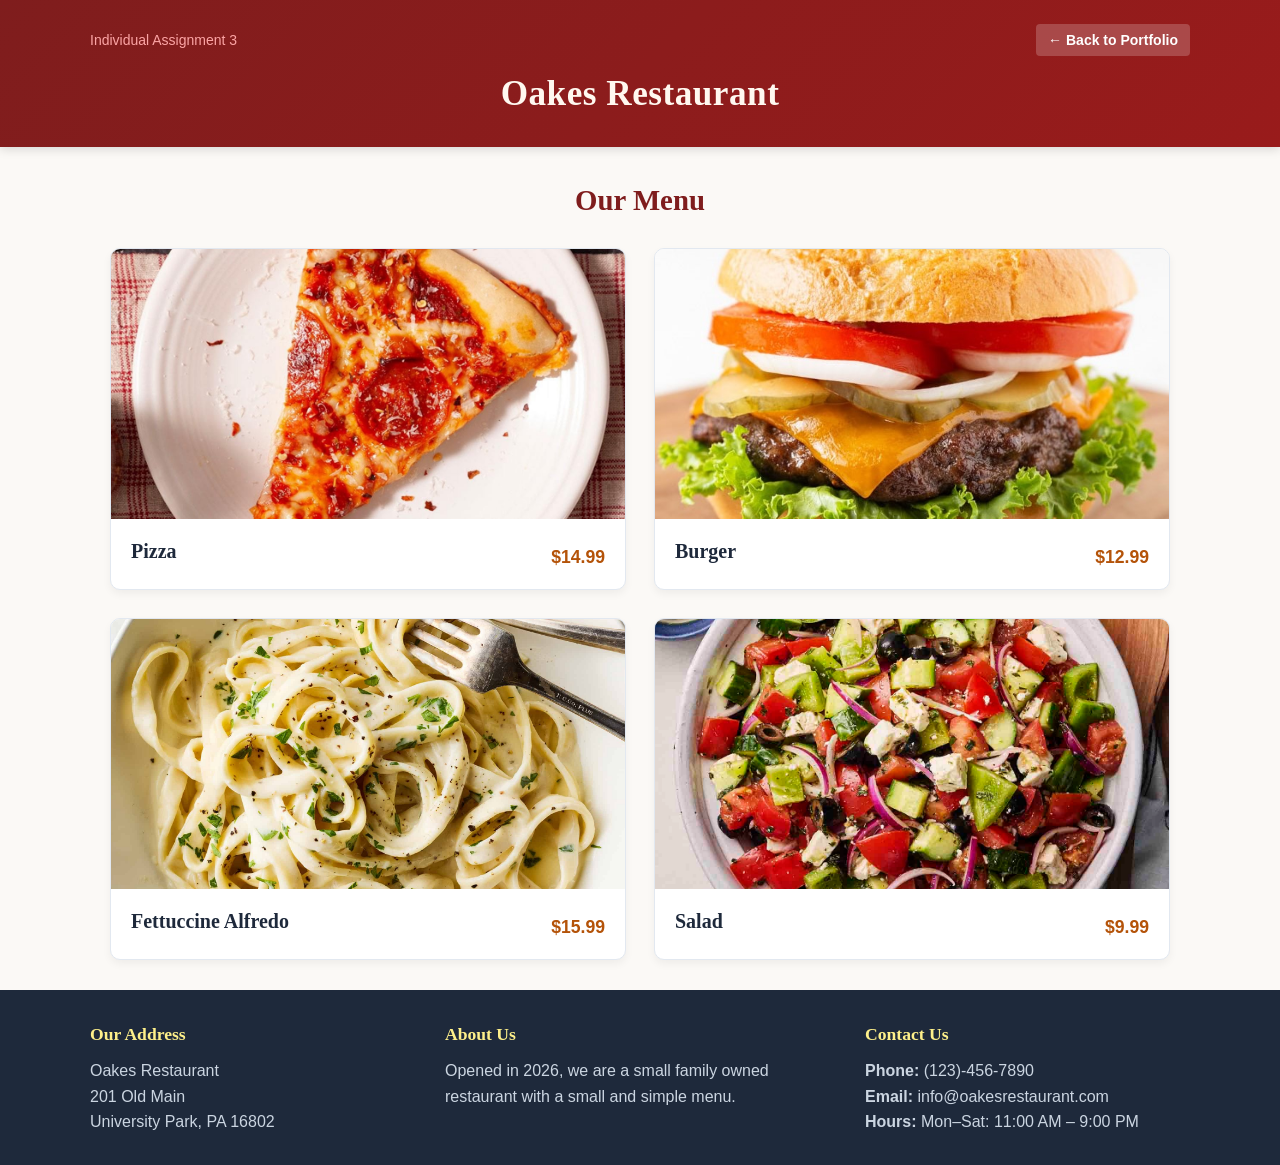
<file: Oakes_Individual_Assignment_3/index.html>
<!DOCTYPE html>
<html lang="en">
<head>
  <meta charset="UTF-8">
  <meta name="viewport" content="width=device-width, initial-scale=1.0">
  <title>Oakes Restaurant</title>
  <link rel="stylesheet" href="styles.css">
</head>
<body>

  <header class="site-header">
    <div class="header-container">
      <div style="display: flex; justify-content: space-between; align-items: center; margin-bottom: 10px; font-family: -apple-system, BlinkMacSystemFont, 'Segoe UI', Roboto, sans-serif; font-size: 14px;">
        <span style="color: #fca5a5; font-weight: 500;">Individual Assignment 3</span>
        <a href="../index.html" style="color: #ffffff; text-decoration: none; font-weight: 600; background: rgba(255, 255, 255, 0.2); padding: 5px 12px; border-radius: 4px; transition: background 0.2s;">&larr; Back to Portfolio</a>
      </div>
      <h1 class="restaurant-name">Oakes Restaurant</h1>
    </div>
  </header>

  <main class="main-content">

    <section class="menu-section">
      <h2 class="section-title">Our Menu</h2>
      <div class="menu-container">

        <article class="menu-item">
          <img src="Pizza.jpg" alt="Pizza" class="menu-img">
          <div class="menu-details">
            <h3 class="item-title">Pizza</h3>
            <span class="item-price">$14.99</span>
          </div>
        </article>

        <article class="menu-item">
          <img src="Burger.jpg" alt="Burger" class="menu-img">
          <div class="menu-details">
            <h3 class="item-title">Burger</h3>
            <span class="item-price">$12.99</span>
          </div>
        </article>

        <article class="menu-item">
          <img src="fettuccine-alfredo.jpg" alt="Fettuccine Alfredo" class="menu-img">
          <div class="menu-details">
            <h3 class="item-title">Fettuccine Alfredo</h3>
            <span class="item-price">$15.99</span>
          </div>
        </article>

        <article class="menu-item">
          <img src="salad.jpg" alt="Salad" class="menu-img">
          <div class="menu-details">
            <h3 class="item-title">Salad</h3>
            <span class="item-price">$9.99</span>
          </div>
        </article>

      </div>
    </section>

    <section class="directions-section">
      <h2 class="section-title">Directions to Oakes Restaurant</h2>
      <div class="directions-card">
        <div class="directions-text">
          <h3>Driving Directions</h3>
          <ol>
            <li>I-99 / Route 322 (Exit 74)</li>
            <li>Park Avenue</li>
            <li>Shortlidge Road</li>
            <li>Pollock Road</li>
          </ol>
        </div>

        <figure class="map-figure">
          <img src="Sample Map.PNG" alt="Location Map of Oakes Restaurant" class="map-img">
          <figcaption>Location Map: 201 Old Main, University Park, PA 16802</figcaption>
        </figure>
      </div>
    </section>

  </main>

  <footer class="site-footer">
    <div class="footer-container">

      <div class="footer-block footer-address">
        <h3>Our Address</h3>
        <address>
          Oakes Restaurant<br>
          201 Old Main<br>
          University Park, PA 16802
        </address>
      </div>

      <div class="footer-block footer-location">
        <h3>About Us</h3>
        <p>Opened in 2026, we are a small family owned restaurant with a small and simple menu.</p>
      </div>

      <div class="footer-block footer-contact">
        <h3>Contact Us</h3>
        <p>
          <strong>Phone:</strong> (123)-456-7890<br>
          <strong>Email:</strong> info@oakesrestaurant.com<br>
          <strong>Hours:</strong> Mon–Sat: 11:00 AM – 9:00 PM
        </p>
      </div>

    </div>
  </footer>

</body>
</html>
</file>
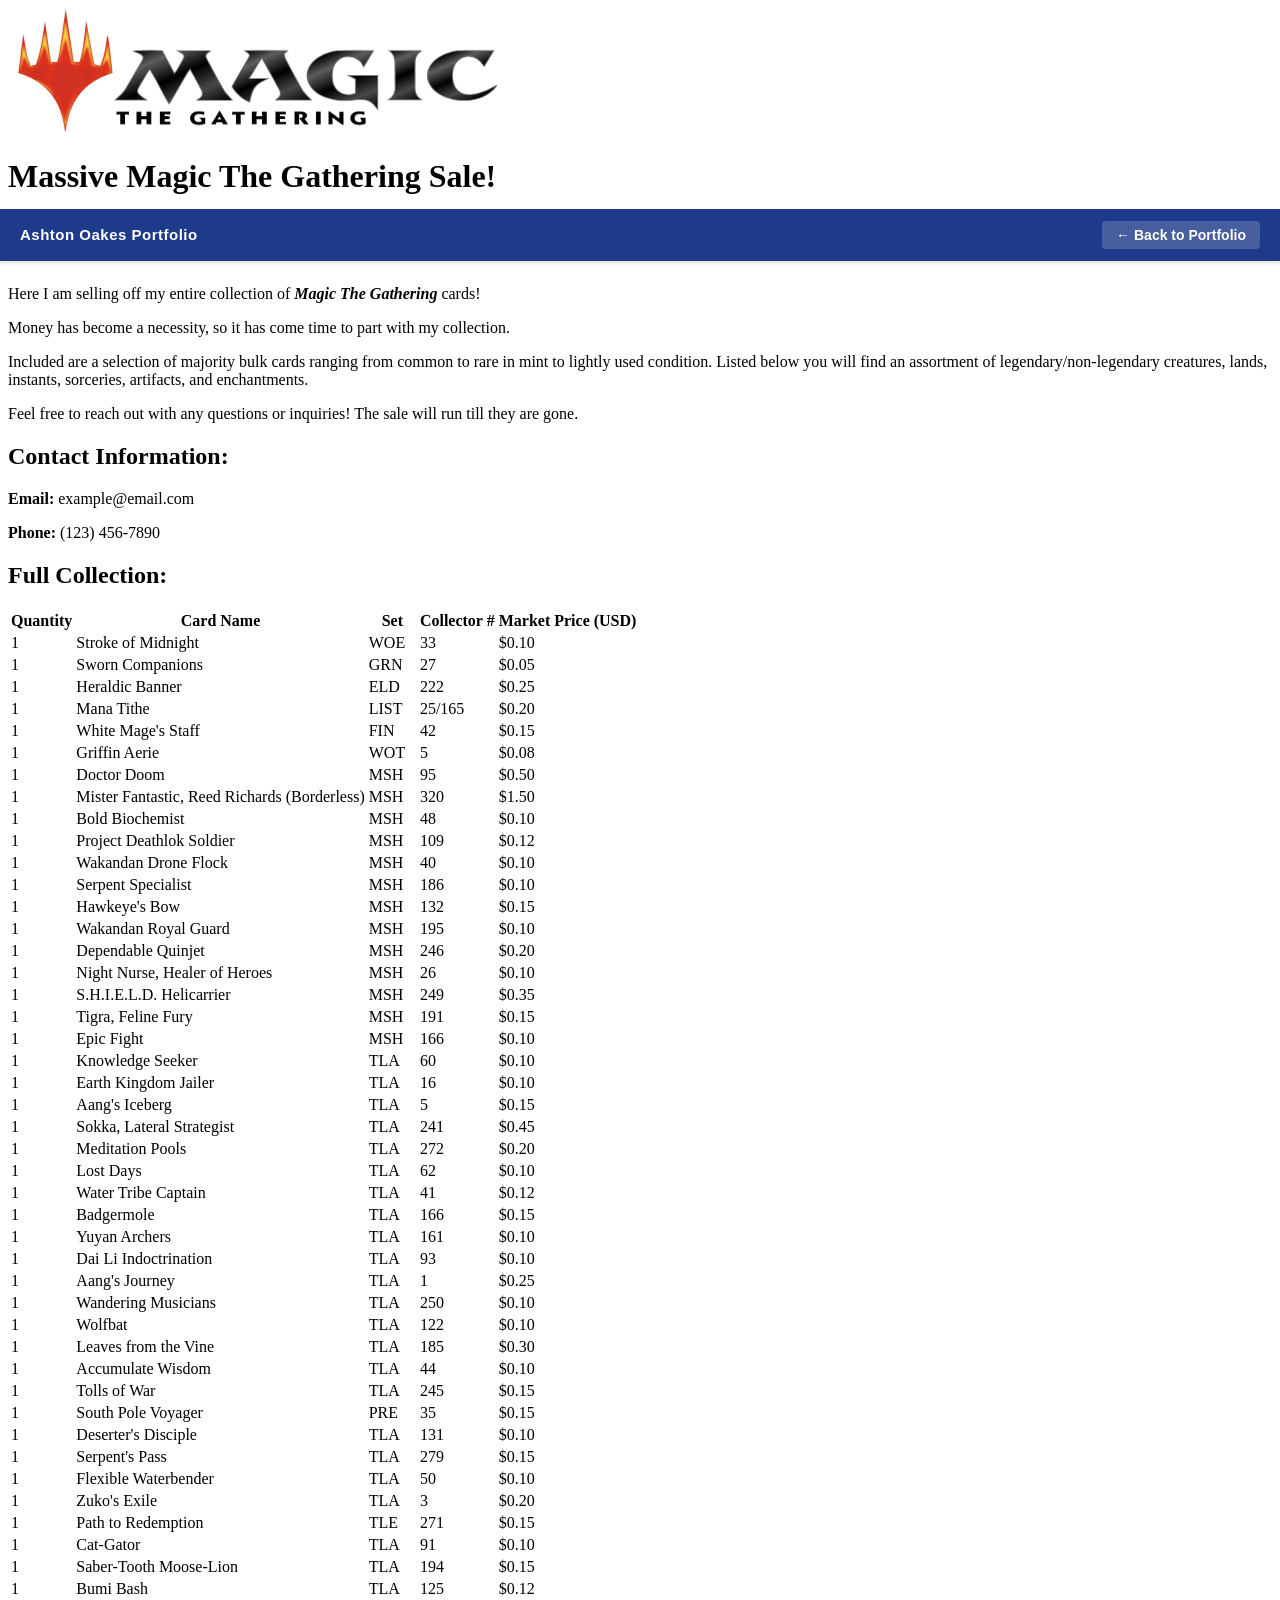
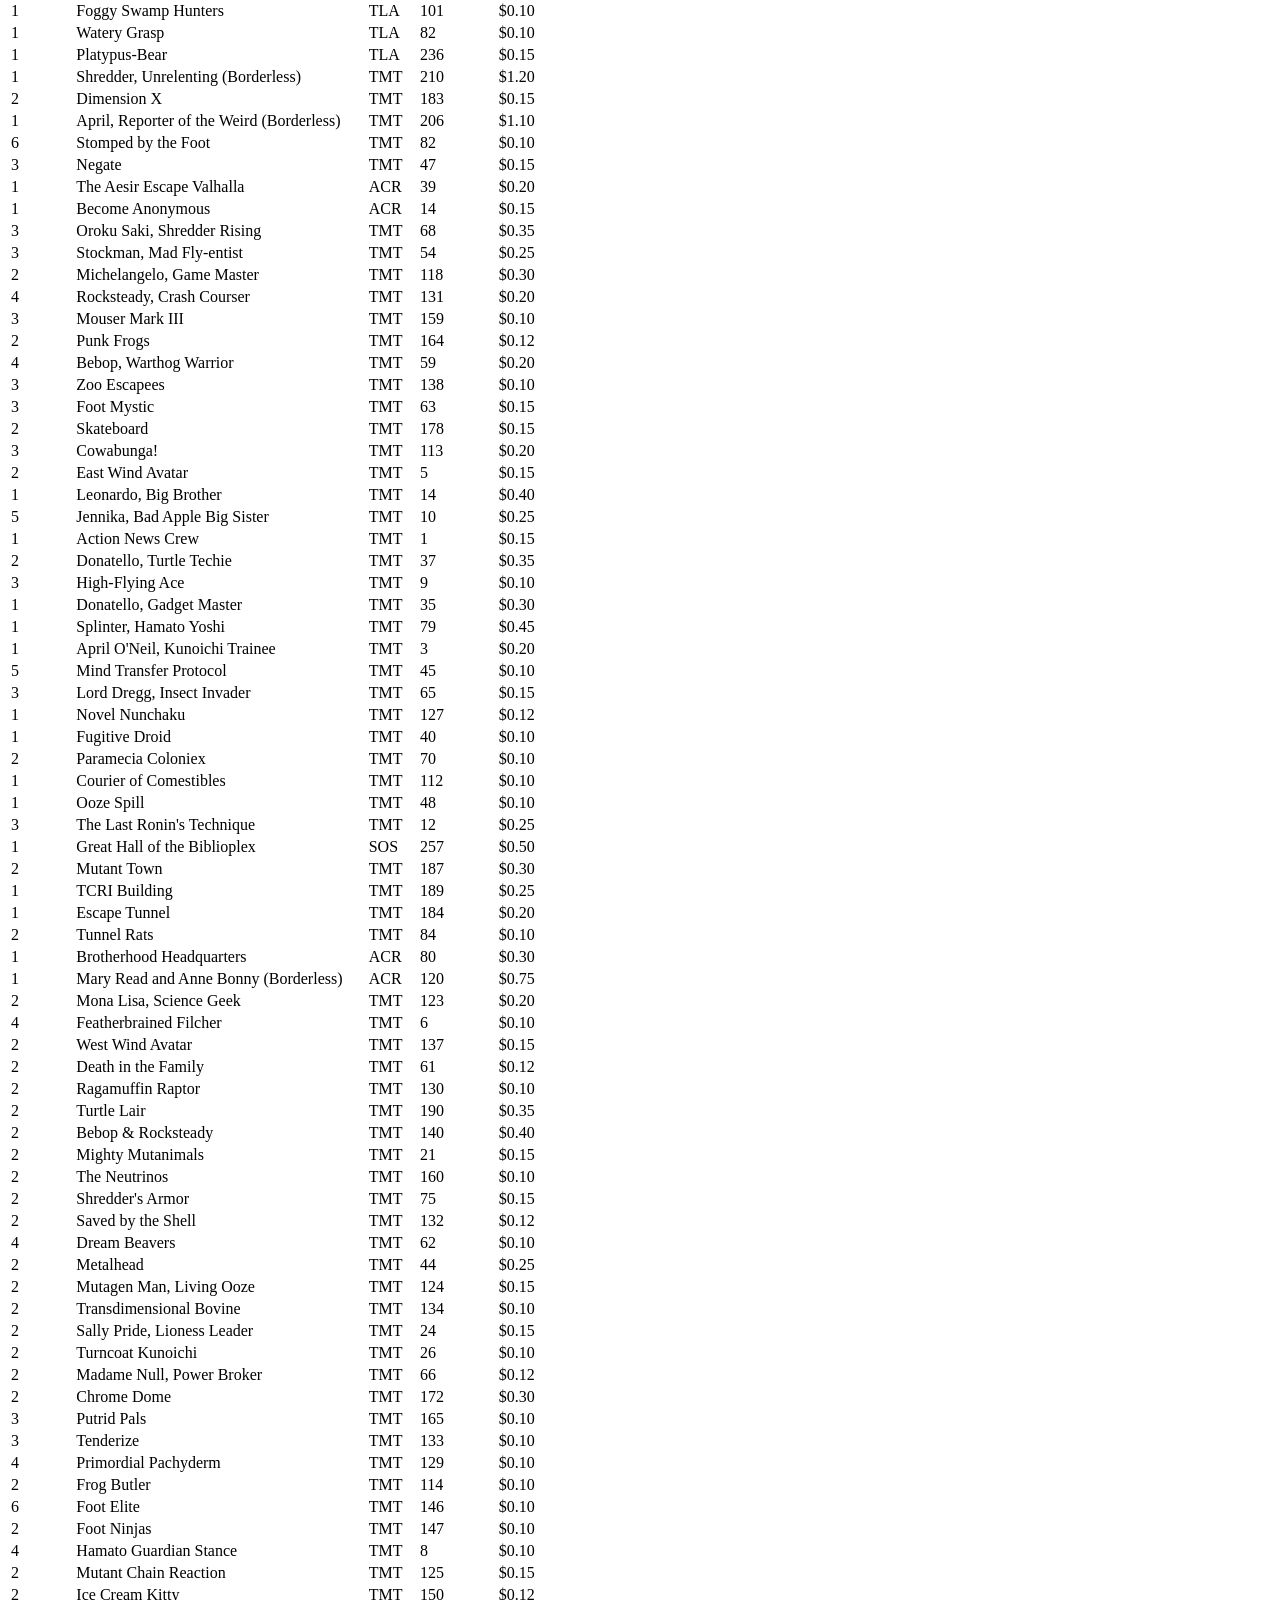
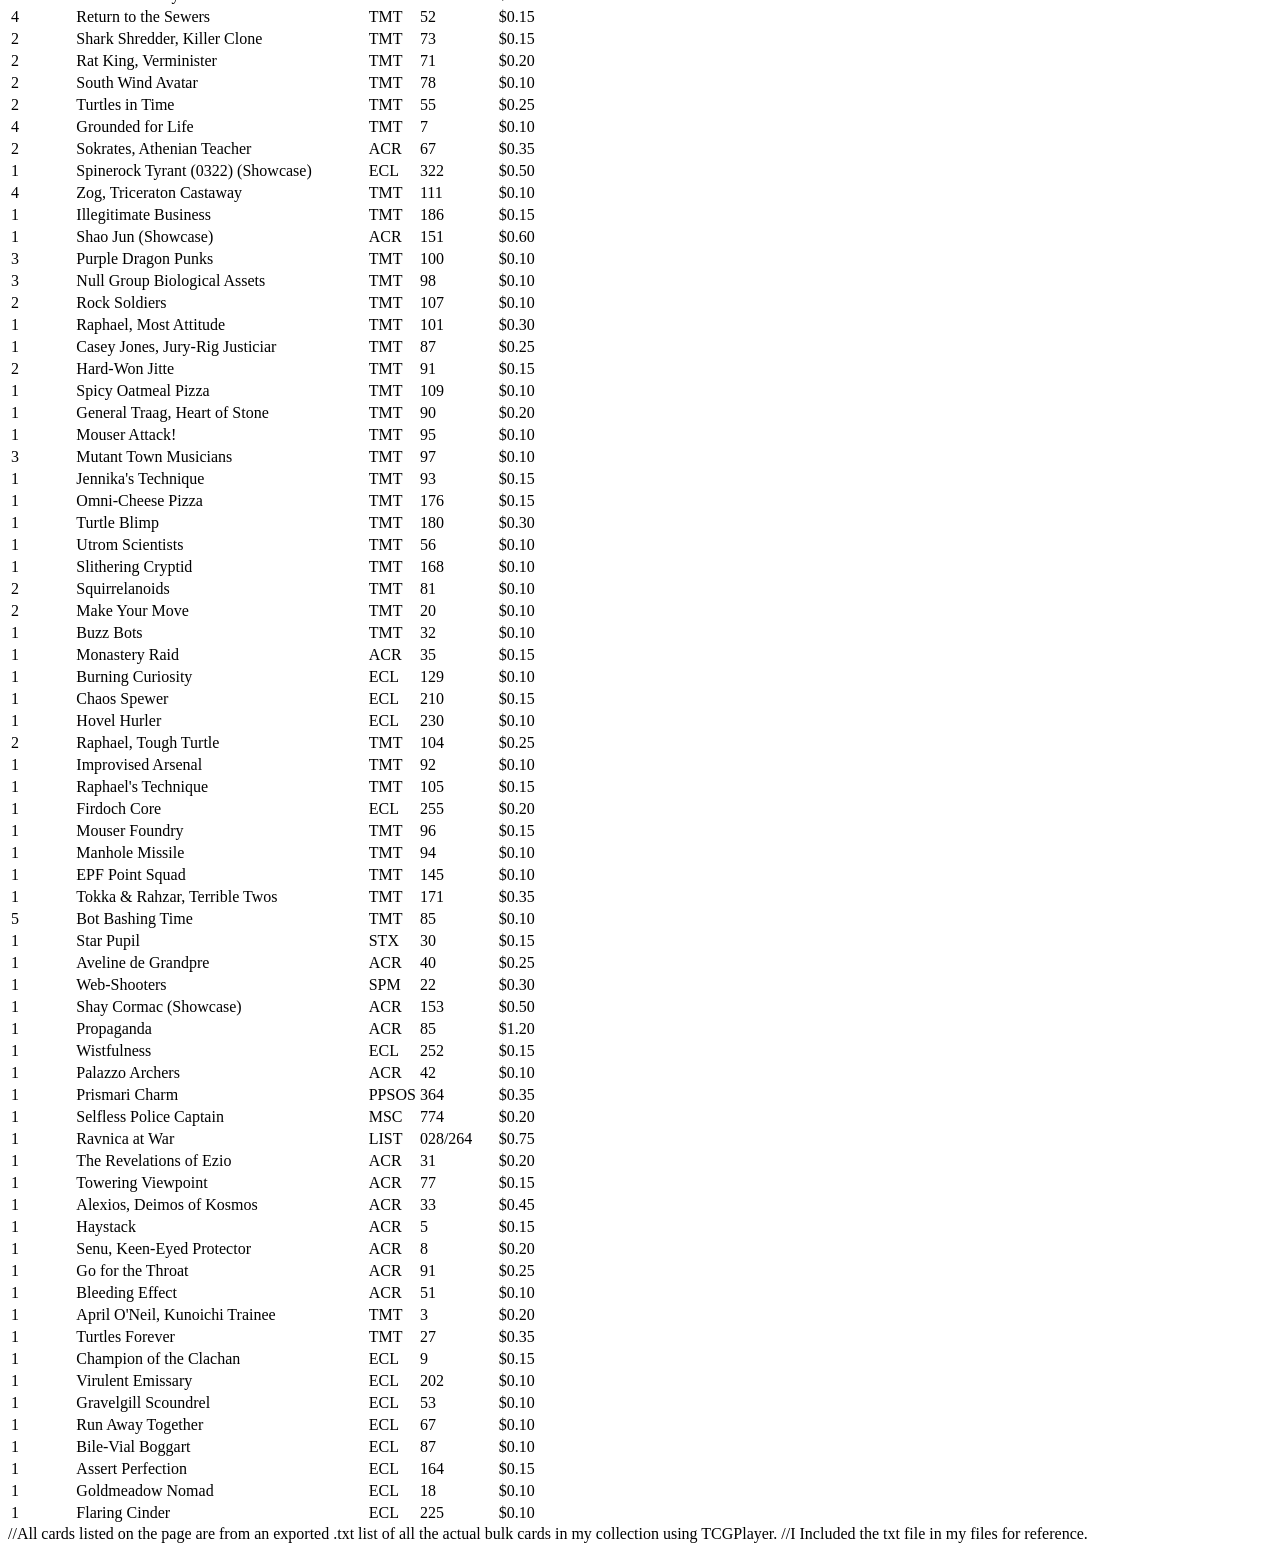
<file: Oakes_Practice_Activity_1/index.html>
<!DOCTYPE html>
<html lang="en">
    <head>
        <meta charset="UTF-8">
        <meta name="viewport" content="width=device-width, initial-scale=1.0">
        <title>Practice Activity 1</title>

        <img src="MagicTheGathering.jpg" alt="Magic The Gathering" width="500" height="125">

        <h1>Massive <strong>Magic The Gathering</strong> Sale!</h1>
    </head>
    <body>
        <nav style="background-color: #1e3a8a; padding: 12px 20px; margin: -8px -8px 24px -8px; font-family: -apple-system, BlinkMacSystemFont, 'Segoe UI', Roboto, sans-serif; display: flex; justify-content: space-between; align-items: center; box-shadow: 0 2px 4px rgba(0,0,0,0.12);">
            <span style="color: #ffffff; font-weight: bold; font-size: 15px; letter-spacing: 0.5px;">Ashton Oakes Portfolio</span>
            <a href="../index.html" style="color: #ffffff; text-decoration: none; font-weight: 600; font-size: 14px; background: rgba(255,255,255,0.18); padding: 6px 14px; border-radius: 4px; transition: background 0.2s;">&larr; Back to Portfolio</a>
        </nav>
        <p>Here I am selling off my entire collection of <em><strong>Magic The Gathering</strong></em> cards!</p>
        <p>Money has become a necessity, so it has come time to part with my collection.</p>
        <p>Included are a selection of majority bulk cards ranging from common to rare in mint to lightly used condition. Listed below you will find an assortment of legendary/non-legendary creatures, lands, instants, sorceries, artifacts, and enchantments.</p>

        <p>Feel free to reach out with any questions or inquiries! The sale will run till they are gone.</p>

        <h2>Contact Information:</h2>
        <p><strong>Email:</strong> example@email.com</p>
        <p><strong>Phone:</strong> (123) 456-7890</p>

        <h2>Full Collection:</h2>

        <table>
            <thead>
                <tr>
                    <th>Quantity</th>
                    <th>Card Name</th>
                    <th>Set</th>
                    <th>Collector #</th>
                    <th>Market Price (USD)</th>
                </tr>
            </thead>
            <tbody>
                <tr><td>1</td><td>Stroke of Midnight</td><td>WOE</td><td>33</td><td>$0.10</td></tr>
                <tr><td>1</td><td>Sworn Companions</td><td>GRN</td><td>27</td><td>$0.05</td></tr>
                <tr><td>1</td><td>Heraldic Banner</td><td>ELD</td><td>222</td><td>$0.25</td></tr>
                <tr><td>1</td><td>Mana Tithe</td><td>LIST</td><td>25/165</td><td>$0.20</td></tr>
                <tr><td>1</td><td>White Mage's Staff</td><td>FIN</td><td>42</td><td>$0.15</td></tr>
                <tr><td>1</td><td>Griffin Aerie</td><td>WOT</td><td>5</td><td>$0.08</td></tr>
                <tr><td>1</td><td>Doctor Doom</td><td>MSH</td><td>95</td><td>$0.50</td></tr>
                <tr><td>1</td><td>Mister Fantastic, Reed Richards (Borderless)</td><td>MSH</td><td>320</td><td>$1.50</td></tr>
                <tr><td>1</td><td>Bold Biochemist</td><td>MSH</td><td>48</td><td>$0.10</td></tr>
                <tr><td>1</td><td>Project Deathlok Soldier</td><td>MSH</td><td>109</td><td>$0.12</td></tr>
                <tr><td>1</td><td>Wakandan Drone Flock</td><td>MSH</td><td>40</td><td>$0.10</td></tr>
                <tr><td>1</td><td>Serpent Specialist</td><td>MSH</td><td>186</td><td>$0.10</td></tr>
                <tr><td>1</td><td>Hawkeye's Bow</td><td>MSH</td><td>132</td><td>$0.15</td></tr>
                <tr><td>1</td><td>Wakandan Royal Guard</td><td>MSH</td><td>195</td><td>$0.10</td></tr>
                <tr><td>1</td><td>Dependable Quinjet</td><td>MSH</td><td>246</td><td>$0.20</td></tr>
                <tr><td>1</td><td>Night Nurse, Healer of Heroes</td><td>MSH</td><td>26</td><td>$0.10</td></tr>
                <tr><td>1</td><td>S.H.I.E.L.D. Helicarrier</td><td>MSH</td><td>249</td><td>$0.35</td></tr>
                <tr><td>1</td><td>Tigra, Feline Fury</td><td>MSH</td><td>191</td><td>$0.15</td></tr>
                <tr><td>1</td><td>Epic Fight</td><td>MSH</td><td>166</td><td>$0.10</td></tr>
                <tr><td>1</td><td>Knowledge Seeker</td><td>TLA</td><td>60</td><td>$0.10</td></tr>
                <tr><td>1</td><td>Earth Kingdom Jailer</td><td>TLA</td><td>16</td><td>$0.10</td></tr>
                <tr><td>1</td><td>Aang's Iceberg</td><td>TLA</td><td>5</td><td>$0.15</td></tr>
                <tr><td>1</td><td>Sokka, Lateral Strategist</td><td>TLA</td><td>241</td><td>$0.45</td></tr>
                <tr><td>1</td><td>Meditation Pools</td><td>TLA</td><td>272</td><td>$0.20</td></tr>
                <tr><td>1</td><td>Lost Days</td><td>TLA</td><td>62</td><td>$0.10</td></tr>
                <tr><td>1</td><td>Water Tribe Captain</td><td>TLA</td><td>41</td><td>$0.12</td></tr>
                <tr><td>1</td><td>Badgermole</td><td>TLA</td><td>166</td><td>$0.15</td></tr>
                <tr><td>1</td><td>Yuyan Archers</td><td>TLA</td><td>161</td><td>$0.10</td></tr>
                <tr><td>1</td><td>Dai Li Indoctrination</td><td>TLA</td><td>93</td><td>$0.10</td></tr>
                <tr><td>1</td><td>Aang's Journey</td><td>TLA</td><td>1</td><td>$0.25</td></tr>
                <tr><td>1</td><td>Wandering Musicians</td><td>TLA</td><td>250</td><td>$0.10</td></tr>
                <tr><td>1</td><td>Wolfbat</td><td>TLA</td><td>122</td><td>$0.10</td></tr>
                <tr><td>1</td><td>Leaves from the Vine</td><td>TLA</td><td>185</td><td>$0.30</td></tr>
                <tr><td>1</td><td>Accumulate Wisdom</td><td>TLA</td><td>44</td><td>$0.10</td></tr>
                <tr><td>1</td><td>Tolls of War</td><td>TLA</td><td>245</td><td>$0.15</td></tr>
                <tr><td>1</td><td>South Pole Voyager</td><td>PRE</td><td>35</td><td>$0.15</td></tr>
                <tr><td>1</td><td>Deserter's Disciple</td><td>TLA</td><td>131</td><td>$0.10</td></tr>
                <tr><td>1</td><td>Serpent's Pass</td><td>TLA</td><td>279</td><td>$0.15</td></tr>
                <tr><td>1</td><td>Flexible Waterbender</td><td>TLA</td><td>50</td><td>$0.10</td></tr>
                <tr><td>1</td><td>Zuko's Exile</td><td>TLA</td><td>3</td><td>$0.20</td></tr>
                <tr><td>1</td><td>Path to Redemption</td><td>TLE</td><td>271</td><td>$0.15</td></tr>
                <tr><td>1</td><td>Cat-Gator</td><td>TLA</td><td>91</td><td>$0.10</td></tr>
                <tr><td>1</td><td>Saber-Tooth Moose-Lion</td><td>TLA</td><td>194</td><td>$0.15</td></tr>
                <tr><td>1</td><td>Bumi Bash</td><td>TLA</td><td>125</td><td>$0.12</td></tr>
                <tr><td>1</td><td>Foggy Swamp Hunters</td><td>TLA</td><td>101</td><td>$0.10</td></tr>
                <tr><td>1</td><td>Watery Grasp</td><td>TLA</td><td>82</td><td>$0.10</td></tr>
                <tr><td>1</td><td>Platypus-Bear</td><td>TLA</td><td>236</td><td>$0.15</td></tr>
                <tr><td>1</td><td>Shredder, Unrelenting (Borderless)</td><td>TMT</td><td>210</td><td>$1.20</td></tr>
                <tr><td>2</td><td>Dimension X</td><td>TMT</td><td>183</td><td>$0.15</td></tr>
                <tr><td>1</td><td>April, Reporter of the Weird (Borderless)</td><td>TMT</td><td>206</td><td>$1.10</td></tr>
                <tr><td>6</td><td>Stomped by the Foot</td><td>TMT</td><td>82</td><td>$0.10</td></tr>
                <tr><td>3</td><td>Negate</td><td>TMT</td><td>47</td><td>$0.15</td></tr>
                <tr><td>1</td><td>The Aesir Escape Valhalla</td><td>ACR</td><td>39</td><td>$0.20</td></tr>
                <tr><td>1</td><td>Become Anonymous</td><td>ACR</td><td>14</td><td>$0.15</td></tr>
                <tr><td>3</td><td>Oroku Saki, Shredder Rising</td><td>TMT</td><td>68</td><td>$0.35</td></tr>
                <tr><td>3</td><td>Stockman, Mad Fly-entist</td><td>TMT</td><td>54</td><td>$0.25</td></tr>
                <tr><td>2</td><td>Michelangelo, Game Master</td><td>TMT</td><td>118</td><td>$0.30</td></tr>
                <tr><td>4</td><td>Rocksteady, Crash Courser</td><td>TMT</td><td>131</td><td>$0.20</td></tr>
                <tr><td>3</td><td>Mouser Mark III</td><td>TMT</td><td>159</td><td>$0.10</td></tr>
                <tr><td>2</td><td>Punk Frogs</td><td>TMT</td><td>164</td><td>$0.12</td></tr>
                <tr><td>4</td><td>Bebop, Warthog Warrior</td><td>TMT</td><td>59</td><td>$0.20</td></tr>
                <tr><td>3</td><td>Zoo Escapees</td><td>TMT</td><td>138</td><td>$0.10</td></tr>
                <tr><td>3</td><td>Foot Mystic</td><td>TMT</td><td>63</td><td>$0.15</td></tr>
                <tr><td>2</td><td>Skateboard</td><td>TMT</td><td>178</td><td>$0.15</td></tr>
                <tr><td>3</td><td>Cowabunga!</td><td>TMT</td><td>113</td><td>$0.20</td></tr>
                <tr><td>2</td><td>East Wind Avatar</td><td>TMT</td><td>5</td><td>$0.15</td></tr>
                <tr><td>1</td><td>Leonardo, Big Brother</td><td>TMT</td><td>14</td><td>$0.40</td></tr>
                <tr><td>5</td><td>Jennika, Bad Apple Big Sister</td><td>TMT</td><td>10</td><td>$0.25</td></tr>
                <tr><td>1</td><td>Action News Crew</td><td>TMT</td><td>1</td><td>$0.15</td></tr>
                <tr><td>2</td><td>Donatello, Turtle Techie</td><td>TMT</td><td>37</td><td>$0.35</td></tr>
                <tr><td>3</td><td>High-Flying Ace</td><td>TMT</td><td>9</td><td>$0.10</td></tr>
                <tr><td>1</td><td>Donatello, Gadget Master</td><td>TMT</td><td>35</td><td>$0.30</td></tr>
                <tr><td>1</td><td>Splinter, Hamato Yoshi</td><td>TMT</td><td>79</td><td>$0.45</td></tr>
                <tr><td>1</td><td>April O'Neil, Kunoichi Trainee</td><td>TMT</td><td>3</td><td>$0.20</td></tr>
                <tr><td>5</td><td>Mind Transfer Protocol</td><td>TMT</td><td>45</td><td>$0.10</td></tr>
                <tr><td>3</td><td>Lord Dregg, Insect Invader</td><td>TMT</td><td>65</td><td>$0.15</td></tr>
                <tr><td>1</td><td>Novel Nunchaku</td><td>TMT</td><td>127</td><td>$0.12</td></tr>
                <tr><td>1</td><td>Fugitive Droid</td><td>TMT</td><td>40</td><td>$0.10</td></tr>
                <tr><td>2</td><td>Paramecia Coloniex</td><td>TMT</td><td>70</td><td>$0.10</td></tr>
                <tr><td>1</td><td>Courier of Comestibles</td><td>TMT</td><td>112</td><td>$0.10</td></tr>
                <tr><td>1</td><td>Ooze Spill</td><td>TMT</td><td>48</td><td>$0.10</td></tr>
                <tr><td>3</td><td>The Last Ronin's Technique</td><td>TMT</td><td>12</td><td>$0.25</td></tr>
                <tr><td>1</td><td>Great Hall of the Biblioplex</td><td>SOS</td><td>257</td><td>$0.50</td></tr>
                <tr><td>2</td><td>Mutant Town</td><td>TMT</td><td>187</td><td>$0.30</td></tr>
                <tr><td>1</td><td>TCRI Building</td><td>TMT</td><td>189</td><td>$0.25</td></tr>
                <tr><td>1</td><td>Escape Tunnel</td><td>TMT</td><td>184</td><td>$0.20</td></tr>
                <tr><td>2</td><td>Tunnel Rats</td><td>TMT</td><td>84</td><td>$0.10</td></tr>
                <tr><td>1</td><td>Brotherhood Headquarters</td><td>ACR</td><td>80</td><td>$0.30</td></tr>
                <tr><td>1</td><td>Mary Read and Anne Bonny (Borderless)</td><td>ACR</td><td>120</td><td>$0.75</td></tr>
                <tr><td>2</td><td>Mona Lisa, Science Geek</td><td>TMT</td><td>123</td><td>$0.20</td></tr>
                <tr><td>4</td><td>Featherbrained Filcher</td><td>TMT</td><td>6</td><td>$0.10</td></tr>
                <tr><td>2</td><td>West Wind Avatar</td><td>TMT</td><td>137</td><td>$0.15</td></tr>
                <tr><td>2</td><td>Death in the Family</td><td>TMT</td><td>61</td><td>$0.12</td></tr>
                <tr><td>2</td><td>Ragamuffin Raptor</td><td>TMT</td><td>130</td><td>$0.10</td></tr>
                <tr><td>2</td><td>Turtle Lair</td><td>TMT</td><td>190</td><td>$0.35</td></tr>
                <tr><td>2</td><td>Bebop & Rocksteady</td><td>TMT</td><td>140</td><td>$0.40</td></tr>
                <tr><td>2</td><td>Mighty Mutanimals</td><td>TMT</td><td>21</td><td>$0.15</td></tr>
                <tr><td>2</td><td>The Neutrinos</td><td>TMT</td><td>160</td><td>$0.10</td></tr>
                <tr><td>2</td><td>Shredder's Armor</td><td>TMT</td><td>75</td><td>$0.15</td></tr>
                <tr><td>2</td><td>Saved by the Shell</td><td>TMT</td><td>132</td><td>$0.12</td></tr>
                <tr><td>4</td><td>Dream Beavers</td><td>TMT</td><td>62</td><td>$0.10</td></tr>
                <tr><td>2</td><td>Metalhead</td><td>TMT</td><td>44</td><td>$0.25</td></tr>
                <tr><td>2</td><td>Mutagen Man, Living Ooze</td><td>TMT</td><td>124</td><td>$0.15</td></tr>
                <tr><td>2</td><td>Transdimensional Bovine</td><td>TMT</td><td>134</td><td>$0.10</td></tr>
                <tr><td>2</td><td>Sally Pride, Lioness Leader</td><td>TMT</td><td>24</td><td>$0.15</td></tr>
                <tr><td>2</td><td>Turncoat Kunoichi</td><td>TMT</td><td>26</td><td>$0.10</td></tr>
                <tr><td>2</td><td>Madame Null, Power Broker</td><td>TMT</td><td>66</td><td>$0.12</td></tr>
                <tr><td>2</td><td>Chrome Dome</td><td>TMT</td><td>172</td><td>$0.30</td></tr>
                <tr><td>3</td><td>Putrid Pals</td><td>TMT</td><td>165</td><td>$0.10</td></tr>
                <tr><td>3</td><td>Tenderize</td><td>TMT</td><td>133</td><td>$0.10</td></tr>
                <tr><td>4</td><td>Primordial Pachyderm</td><td>TMT</td><td>129</td><td>$0.10</td></tr>
                <tr><td>2</td><td>Frog Butler</td><td>TMT</td><td>114</td><td>$0.10</td></tr>
                <tr><td>6</td><td>Foot Elite</td><td>TMT</td><td>146</td><td>$0.10</td></tr>
                <tr><td>2</td><td>Foot Ninjas</td><td>TMT</td><td>147</td><td>$0.10</td></tr>
                <tr><td>4</td><td>Hamato Guardian Stance</td><td>TMT</td><td>8</td><td>$0.10</td></tr>
                <tr><td>2</td><td>Mutant Chain Reaction</td><td>TMT</td><td>125</td><td>$0.15</td></tr>
                <tr><td>2</td><td>Ice Cream Kitty</td><td>TMT</td><td>150</td><td>$0.12</td></tr>
                <tr><td>4</td><td>Return to the Sewers</td><td>TMT</td><td>52</td><td>$0.15</td></tr>
                <tr><td>2</td><td>Shark Shredder, Killer Clone</td><td>TMT</td><td>73</td><td>$0.15</td></tr>
                <tr><td>2</td><td>Rat King, Verminister</td><td>TMT</td><td>71</td><td>$0.20</td></tr>
                <tr><td>2</td><td>South Wind Avatar</td><td>TMT</td><td>78</td><td>$0.10</td></tr>
                <tr><td>2</td><td>Turtles in Time</td><td>TMT</td><td>55</td><td>$0.25</td></tr>
                <tr><td>4</td><td>Grounded for Life</td><td>TMT</td><td>7</td><td>$0.10</td></tr>
                <tr><td>2</td><td>Sokrates, Athenian Teacher</td><td>ACR</td><td>67</td><td>$0.35</td></tr>
                <tr><td>1</td><td>Spinerock Tyrant (0322) (Showcase)</td><td>ECL</td><td>322</td><td>$0.50</td></tr>
                <tr><td>4</td><td>Zog, Triceraton Castaway</td><td>TMT</td><td>111</td><td>$0.10</td></tr>
                <tr><td>1</td><td>Illegitimate Business</td><td>TMT</td><td>186</td><td>$0.15</td></tr>
                <tr><td>1</td><td>Shao Jun (Showcase)</td><td>ACR</td><td>151</td><td>$0.60</td></tr>
                <tr><td>3</td><td>Purple Dragon Punks</td><td>TMT</td><td>100</td><td>$0.10</td></tr>
                <tr><td>3</td><td>Null Group Biological Assets</td><td>TMT</td><td>98</td><td>$0.10</td></tr>
                <tr><td>2</td><td>Rock Soldiers</td><td>TMT</td><td>107</td><td>$0.10</td></tr>
                <tr><td>1</td><td>Raphael, Most Attitude</td><td>TMT</td><td>101</td><td>$0.30</td></tr>
                <tr><td>1</td><td>Casey Jones, Jury-Rig Justiciar</td><td>TMT</td><td>87</td><td>$0.25</td></tr>
                <tr><td>2</td><td>Hard-Won Jitte</td><td>TMT</td><td>91</td><td>$0.15</td></tr>
                <tr><td>1</td><td>Spicy Oatmeal Pizza</td><td>TMT</td><td>109</td><td>$0.10</td></tr>
                <tr><td>1</td><td>General Traag, Heart of Stone</td><td>TMT</td><td>90</td><td>$0.20</td></tr>
                <tr><td>1</td><td>Mouser Attack!</td><td>TMT</td><td>95</td><td>$0.10</td></tr>
                <tr><td>3</td><td>Mutant Town Musicians</td><td>TMT</td><td>97</td><td>$0.10</td></tr>
                <tr><td>1</td><td>Jennika's Technique</td><td>TMT</td><td>93</td><td>$0.15</td></tr>
                <tr><td>1</td><td>Omni-Cheese Pizza</td><td>TMT</td><td>176</td><td>$0.15</td></tr>
                <tr><td>1</td><td>Turtle Blimp</td><td>TMT</td><td>180</td><td>$0.30</td></tr>
                <tr><td>1</td><td>Utrom Scientists</td><td>TMT</td><td>56</td><td>$0.10</td></tr>
                <tr><td>1</td><td>Slithering Cryptid</td><td>TMT</td><td>168</td><td>$0.10</td></tr>
                <tr><td>2</td><td>Squirrelanoids</td><td>TMT</td><td>81</td><td>$0.10</td></tr>
                <tr><td>2</td><td>Make Your Move</td><td>TMT</td><td>20</td><td>$0.10</td></tr>
                <tr><td>1</td><td>Buzz Bots</td><td>TMT</td><td>32</td><td>$0.10</td></tr>
                <tr><td>1</td><td>Monastery Raid</td><td>ACR</td><td>35</td><td>$0.15</td></tr>
                <tr><td>1</td><td>Burning Curiosity</td><td>ECL</td><td>129</td><td>$0.10</td></tr>
                <tr><td>1</td><td>Chaos Spewer</td><td>ECL</td><td>210</td><td>$0.15</td></tr>
                <tr><td>1</td><td>Hovel Hurler</td><td>ECL</td><td>230</td><td>$0.10</td></tr>
                <tr><td>2</td><td>Raphael, Tough Turtle</td><td>TMT</td><td>104</td><td>$0.25</td></tr>
                <tr><td>1</td><td>Improvised Arsenal</td><td>TMT</td><td>92</td><td>$0.10</td></tr>
                <tr><td>1</td><td>Raphael's Technique</td><td>TMT</td><td>105</td><td>$0.15</td></tr>
                <tr><td>1</td><td>Firdoch Core</td><td>ECL</td><td>255</td><td>$0.20</td></tr>
                <tr><td>1</td><td>Mouser Foundry</td><td>TMT</td><td>96</td><td>$0.15</td></tr>
                <tr><td>1</td><td>Manhole Missile</td><td>TMT</td><td>94</td><td>$0.10</td></tr>
                <tr><td>1</td><td>EPF Point Squad</td><td>TMT</td><td>145</td><td>$0.10</td></tr>
                <tr><td>1</td><td>Tokka & Rahzar, Terrible Twos</td><td>TMT</td><td>171</td><td>$0.35</td></tr>
                <tr><td>5</td><td>Bot Bashing Time</td><td>TMT</td><td>85</td><td>$0.10</td></tr>
                <tr><td>1</td><td>Star Pupil</td><td>STX</td><td>30</td><td>$0.15</td></tr>
                <tr><td>1</td><td>Aveline de Grandpre</td><td>ACR</td><td>40</td><td>$0.25</td></tr>
                <tr><td>1</td><td>Web-Shooters</td><td>SPM</td><td>22</td><td>$0.30</td></tr>
                <tr><td>1</td><td>Shay Cormac (Showcase)</td><td>ACR</td><td>153</td><td>$0.50</td></tr>
                <tr><td>1</td><td>Propaganda</td><td>ACR</td><td>85</td><td>$1.20</td></tr>
                <tr><td>1</td><td>Wistfulness</td><td>ECL</td><td>252</td><td>$0.15</td></tr>
                <tr><td>1</td><td>Palazzo Archers</td><td>ACR</td><td>42</td><td>$0.10</td></tr>
                <tr><td>1</td><td>Prismari Charm</td><td>PPSOS</td><td>364</td><td>$0.35</td></tr>
                <tr><td>1</td><td>Selfless Police Captain</td><td>MSC</td><td>774</td><td>$0.20</td></tr>
                <tr><td>1</td><td>Ravnica at War</td><td>LIST</td><td>028/264</td><td>$0.75</td></tr>
                <tr><td>1</td><td>The Revelations of Ezio</td><td>ACR</td><td>31</td><td>$0.20</td></tr>
                <tr><td>1</td><td>Towering Viewpoint</td><td>ACR</td><td>77</td><td>$0.15</td></tr>
                <tr><td>1</td><td>Alexios, Deimos of Kosmos</td><td>ACR</td><td>33</td><td>$0.45</td></tr>
                <tr><td>1</td><td>Haystack</td><td>ACR</td><td>5</td><td>$0.15</td></tr>
                <tr><td>1</td><td>Senu, Keen-Eyed Protector</td><td>ACR</td><td>8</td><td>$0.20</td></tr>
                <tr><td>1</td><td>Go for the Throat</td><td>ACR</td><td>91</td><td>$0.25</td></tr>
                <tr><td>1</td><td>Bleeding Effect</td><td>ACR</td><td>51</td><td>$0.10</td></tr>
                <tr><td>1</td><td>April O'Neil, Kunoichi Trainee</td><td>TMT</td><td>3</td><td>$0.20</td></tr>
                <tr><td>1</td><td>Turtles Forever</td><td>TMT</td><td>27</td><td>$0.35</td></tr>
                <tr><td>1</td><td>Champion of the Clachan</td><td>ECL</td><td>9</td><td>$0.15</td></tr>
                <tr><td>1</td><td>Virulent Emissary</td><td>ECL</td><td>202</td><td>$0.10</td></tr>
                <tr><td>1</td><td>Gravelgill Scoundrel</td><td>ECL</td><td>53</td><td>$0.10</td></tr>
                <tr><td>1</td><td>Run Away Together</td><td>ECL</td><td>67</td><td>$0.10</td></tr>
                <tr><td>1</td><td>Bile-Vial Boggart</td><td>ECL</td><td>87</td><td>$0.10</td></tr>
                <tr><td>1</td><td>Assert Perfection</td><td>ECL</td><td>164</td><td>$0.15</td></tr>
                <tr><td>1</td><td>Goldmeadow Nomad</td><td>ECL</td><td>18</td><td>$0.10</td></tr>
                <tr><td>1</td><td>Flaring Cinder</td><td>ECL</td><td>225</td><td>$0.10</td></tr>
            </tbody>
        </table>

    </body>
</html>

//All cards listed on the page are from an exported .txt list of all the actual bulk cards in my collection using TCGPlayer.
//I Included the txt file in my files for reference.
</file>
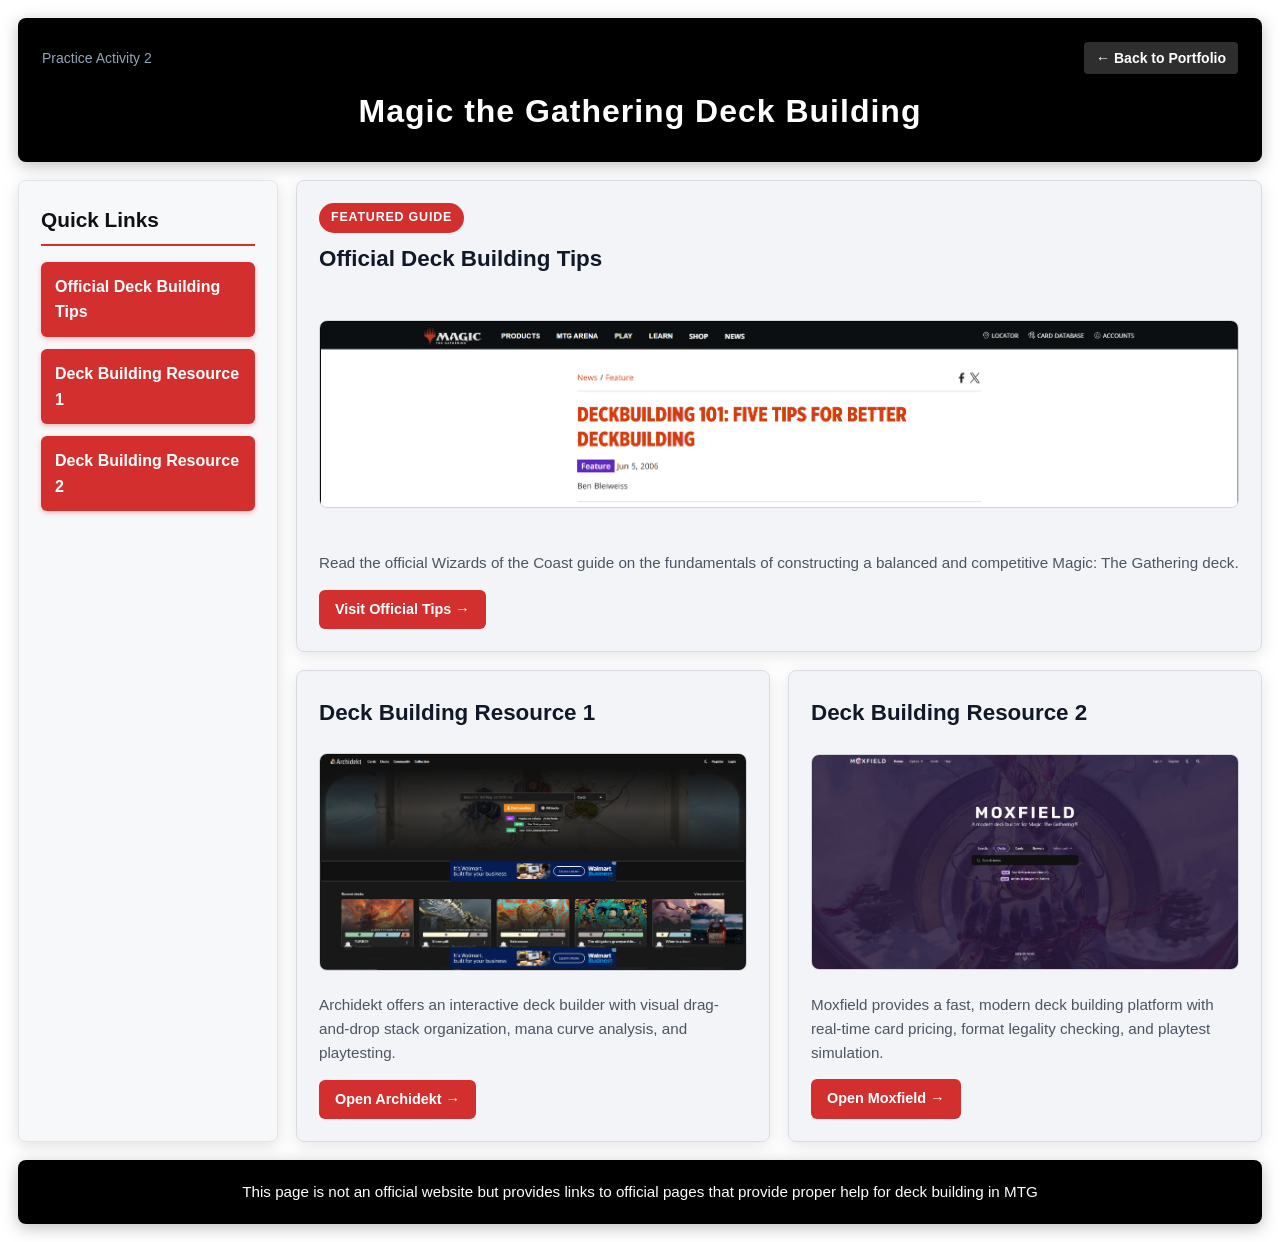
<file: Oakes_Practice_Activity_2/index.html>
<!DOCTYPE html>
<html lang="en">
<head>
  <meta charset="UTF-8">
  <meta name="viewport" content="width=device-width, initial-scale=1.0">
  <title>Magic the Gathering Deck Building</title>
  <link rel="stylesheet" href="styles.css">
</head>
<body class="grid-container">

  <header class="header-section">
    <div style="display: flex; justify-content: space-between; align-items: center; margin-bottom: 12px; font-family: -apple-system, BlinkMacSystemFont, 'Segoe UI', Roboto, sans-serif; font-size: 14px;">
      <span style="color: #94a3b8; font-weight: 500;">Practice Activity 2</span>
      <a href="../index.html" style="color: #ffffff; text-decoration: none; font-weight: 600; background: rgba(255, 255, 255, 0.18); padding: 5px 12px; border-radius: 4px; transition: background 0.2s;">&larr; Back to Portfolio</a>
    </div>
    <h1>Magic the Gathering Deck Building</h1>
  </header>

  <aside class="sidebar-section">
    <h2>Quick Links</h2>
    <nav>
      <ul class="quicklinks-list">
        <li><a href="https://magic.wizards.com/en/news/feature/deckbuilding-101-five-tips-better-deckbuilding-2006-06-05" target="_blank" rel="noopener noreferrer" class="sidebar-link">Official Deck Building Tips</a></li>
        <li><a href="https://archidekt.com" target="_blank" rel="noopener noreferrer" class="sidebar-link">Deck Building Resource 1</a></li>
        <li><a href="https://moxfield.com" target="_blank" rel="noopener noreferrer" class="sidebar-link">Deck Building Resource 2</a></li>
      </ul>
    </nav>
  </aside>

  <section id="content-1" class="content-card content-1-section">
    <div class="content-header">
      <span class="animated-badge">Featured Guide</span>
      <h2>
        <a href="https://magic.wizards.com/en/news/feature/deckbuilding-101-five-tips-better-deckbuilding-2006-06-05" target="_blank" rel="noopener noreferrer">
          Official Deck Building Tips
        </a>
      </h2>
    </div>

    <div class="preview-space">
      <a href="https://magic.wizards.com/en/news/feature/deckbuilding-101-five-tips-better-deckbuilding-2006-06-05" target="_blank" rel="noopener noreferrer">
        <img src="Official Deck Building Tips.PNG" alt="Official Deck Building Tips Preview" class="preview-image">
      </a>
    </div>

    <div class="content-body">
      <p>Read the official Wizards of the Coast guide on the fundamentals of constructing a balanced and competitive Magic: The Gathering deck.</p>
      <a href="https://magic.wizards.com/en/news/feature/deckbuilding-101-five-tips-better-deckbuilding-2006-06-05" target="_blank" rel="noopener noreferrer" class="action-btn">
        Visit Official Tips &rarr;
      </a>
    </div>
  </section>

  <section id="content-2" class="content-card content-2-section">
    <div class="content-header">
      <h2>
        <a href="https://archidekt.com" target="_blank" rel="noopener noreferrer">
          Deck Building Resource 1
        </a>
      </h2>
    </div>

    <div class="preview-space">
      <a href="https://archidekt.com" target="_blank" rel="noopener noreferrer">
        <img src="Deck Building Resource 1.PNG" alt="Deck Building Resource 1 - Archidekt" class="preview-image">
      </a>
    </div>

    <div class="content-body">
      <p>Archidekt offers an interactive deck builder with visual drag-and-drop stack organization, mana curve analysis, and playtesting.</p>
      <a href="https://archidekt.com" target="_blank" rel="noopener noreferrer" class="action-btn">
        Open Archidekt &rarr;
      </a>
    </div>
  </section>

  <section id="content-3" class="content-card content-3-section">
    <div class="content-header">
      <h2>
        <a href="https://moxfield.com" target="_blank" rel="noopener noreferrer">
          Deck Building Resource 2
        </a>
      </h2>
    </div>

    <div class="preview-space">
      <a href="https://moxfield.com" target="_blank" rel="noopener noreferrer">
        <img src="Deck Building Resource 2.PNG" alt="Deck Building Resource 2 - Moxfield" class="preview-image">
      </a>
    </div>

    <div class="content-body">
      <p>Moxfield provides a fast, modern deck building platform with real-time card pricing, format legality checking, and playtest simulation.</p>
      <a href="https://moxfield.com" target="_blank" rel="noopener noreferrer" class="action-btn">
        Open Moxfield &rarr;
      </a>
    </div>
  </section>

  <footer class="footer-section">
    <p>This page is not an official website but provides links to official pages that provide proper help for deck building in MTG</p>
  </footer>

</body>
</html>
</file>
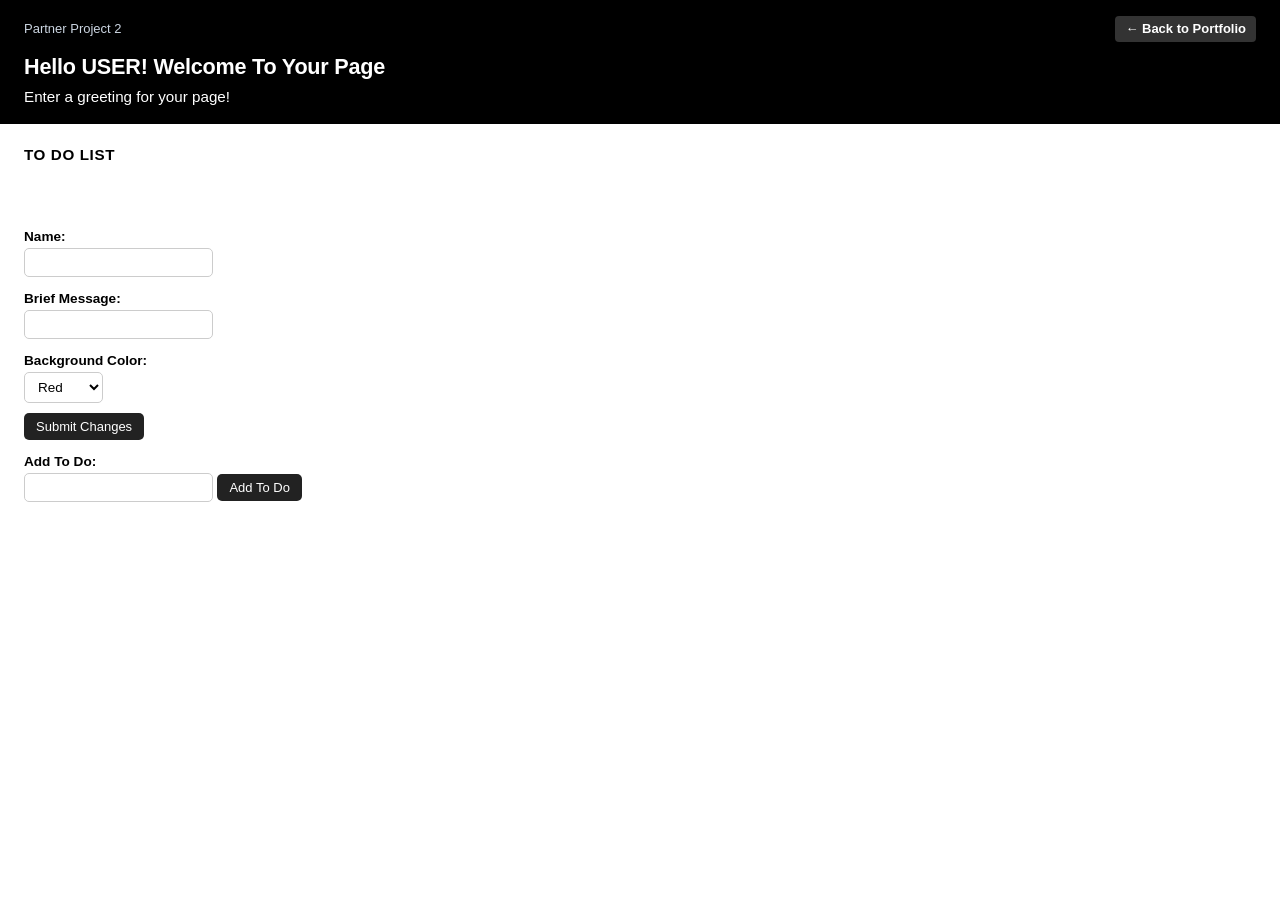
<file: Partner_Project_2/index.html>
<!DOCTYPE html>
<html lang="eng">
    <head>
        <meta charset="UTF-8">
        <title>Partner Project 2</title>
        <link rel="stylesheet" href="project2.css">
        <script src="project2.js"></script>
    </head>

    <body>
      <header class="header-strip">
        <div style="display: flex; justify-content: space-between; align-items: center; margin-bottom: 10px;">
          <span style="color: #cbd5e1; font-size: 13px; font-weight: 500;">Partner Project 2</span>
          <a href="../index.html" style="color: #ffffff; text-decoration: none; font-size: 13px; font-weight: 600; background: rgba(255, 255, 255, 0.2); padding: 4px 10px; border-radius: 4px;">&larr; Back to Portfolio</a>
        </div>
        <h1 id="user">Hello USER! Welcome To Your Page</h1>
        <p id="greetingbox">Enter a greeting for your page!</p>
      </header>

      <main class="main-content">
        <h3>To Do List</h3>
        <div class="todo-box">
          <ol id="userlist"></ol>
        </div>

        <p>
          <label for="namebox">Name:</label>
          <br/>
          <input type="text" id="namebox">
        </p>

        <p>
          <label for="greeting">Brief Message:</label>
          <br/>
          <input type="text" id="greeting">
        </p>

        <p>
          <label for="background_color">Background Color:</label>
          <br/>
          <select id="background_color">
            <option value="Red">Red</option>
            <option value="Blue">Blue</option>
            <option value="Green">Green</option>
            <option value="Yellow">Yellow</option>
            <option value="Pink">Pink</option>
            <option value="Brown">Brown</option>
          </select>
        </p>

        <p>
          <input type="button" value="Submit Changes" onclick="updatePage();">
        </p>

        <p>
          <label for="input">Add To Do:</label>
          <br/>
          <input type="text" id="input">
          <input type="button" value="Add To Do" onclick="todo();">
        </p>
      </main>
    </body>
</html>
</file>
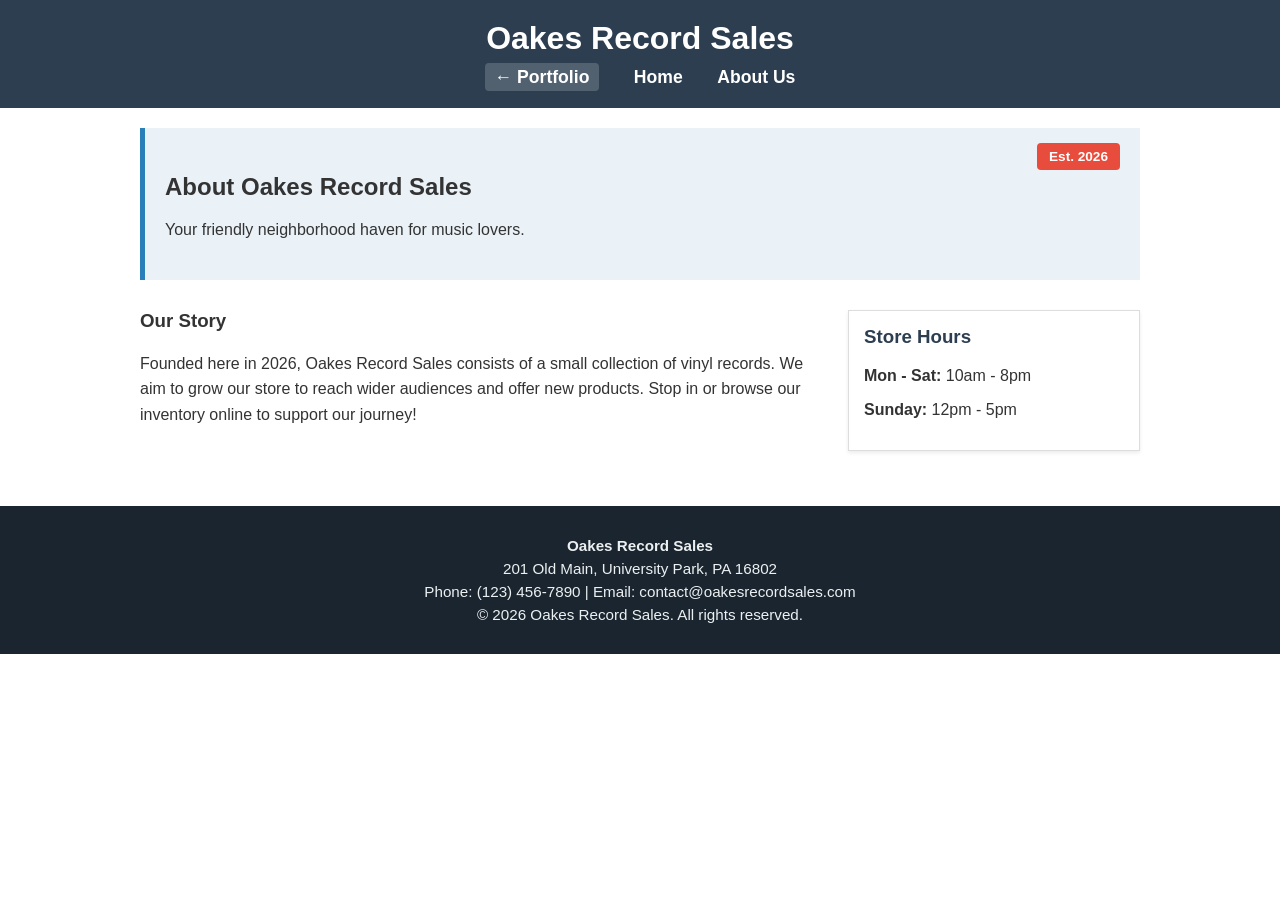
<file: Oakes_Individual-Project_2/About.html>
<!DOCTYPE html>
<html lang="en">
<head>
  <meta charset="UTF-8">
  <meta name="viewport" content="width=device-width, initial-scale=1.0">
  <title>About Us</title>
  <link rel="stylesheet" href="Style.css">
</head>
<body>

  <header>
    <h1>Oakes Record Sales</h1>
    <nav>
      <ul>
        <li><a href="../index.html" style="background: rgba(255,255,255,0.18); padding: 4px 10px; border-radius: 4px;">&larr; Portfolio</a></li>
        <li><a href="Index.html">Home</a></li>
        <li><a href="About.html">About Us</a></li>
      </ul>
    </nav>
  </header>

  <main>
    <section class="banner-container">
      <h2>About Oakes Record Sales</h2>
      <p>Your friendly neighborhood haven for music lovers.</p>
      <div class="store-badge">Est. 2026</div>
    </section>

    <section class="about-content">
      <div class="sidebar-box">
        <h3>Store Hours</h3>
        <p><strong>Mon - Sat:</strong> 10am - 8pm</p>
        <p><strong>Sunday:</strong> 12pm - 5pm</p>
      </div>

      <div class="story-text">
        <h3>Our Story</h3>
        <p>
          Founded here in 2026, Oakes Record Sales consists of a small collection of vinyl records. We aim to grow our store to reach wider audiences and offer new products. Stop in or browse our inventory online to support our journey!
        </p>
      </div>
      <div class="clearfix"></div>
    </section>
  </main>

  <footer>
    <p><strong>Oakes Record Sales</strong></p>
    <p>201 Old Main, University Park, PA 16802</p>
    <p>Phone: (123) 456-7890 | Email: contact@oakesrecordsales.com</p>
    <p>&copy; 2026 Oakes Record Sales. All rights reserved.</p>
  </footer>

</body>
</html>
</file>
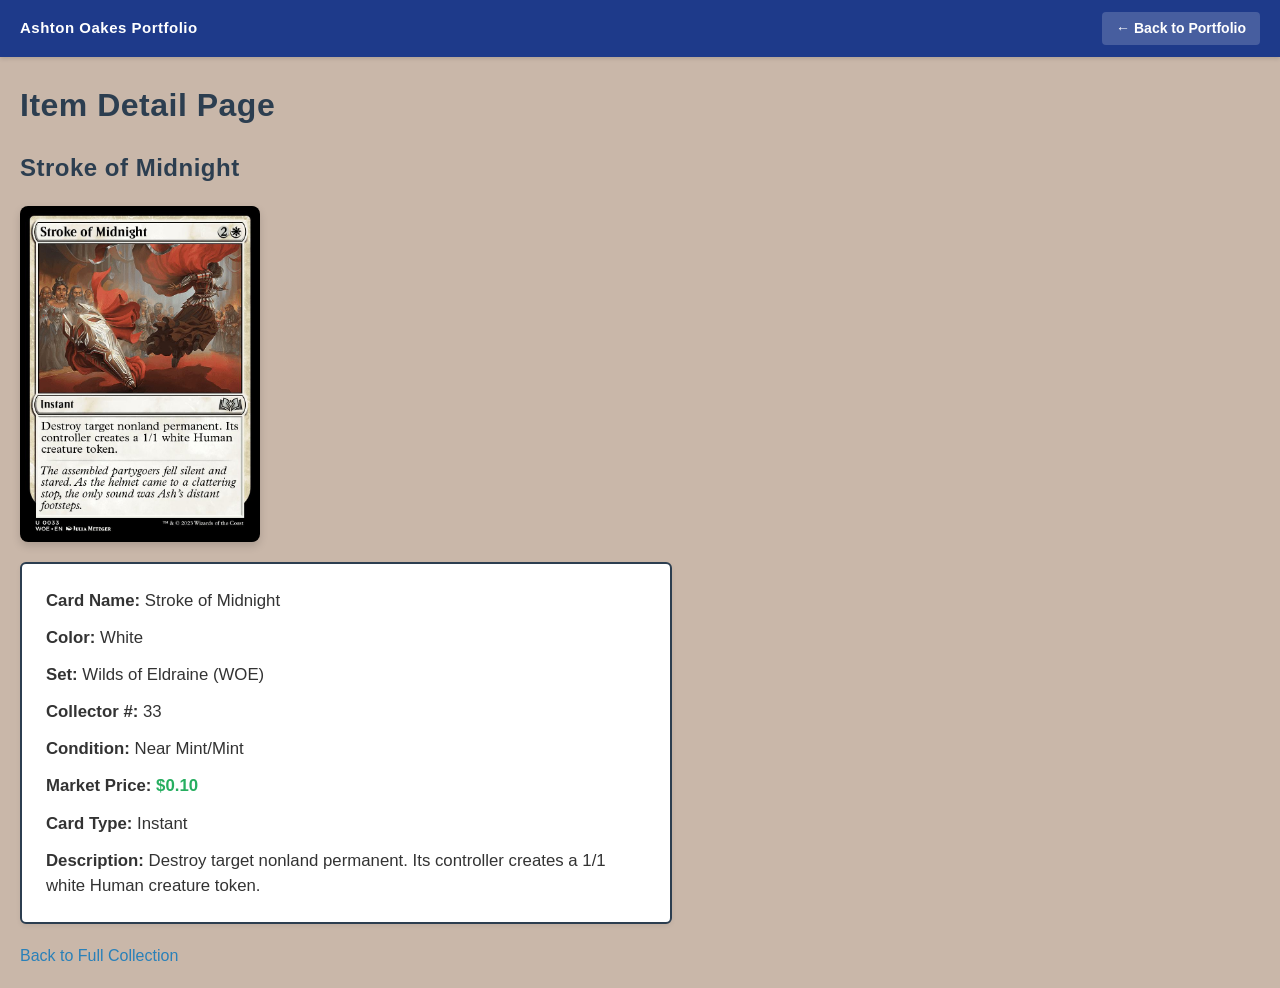
<file: Oakes_Individual_Assignment_1/itemdetail1.html>
<!DOCTYPE html>
<html lang="en">
    <head>
        <meta charset="UTF-8">
        <meta name="viewport" content="width=device-width, initial-scale=1.0">
        <title>Item Detail - Stroke of Midnight</title>
        <link rel="stylesheet" href="style.css">
    </head>
    <body>
        <nav style="background-color: #1e3a8a; padding: 12px 20px; margin: -20px -20px 24px -20px; font-family: -apple-system, BlinkMacSystemFont, 'Segoe UI', Roboto, sans-serif; display: flex; justify-content: space-between; align-items: center; box-shadow: 0 2px 4px rgba(0,0,0,0.12);">
            <span style="color: #ffffff; font-weight: bold; font-size: 15px; letter-spacing: 0.5px;">Ashton Oakes Portfolio</span>
            <a href="../index.html" style="color: #ffffff; text-decoration: none; font-weight: 600; font-size: 14px; background: rgba(255,255,255,0.18); padding: 6px 14px; border-radius: 4px; transition: background 0.2s;">&larr; Back to Portfolio</a>
        </nav>
        <header>
            <h1>Item Detail Page</h1>
        </header>

        <main>
            <h2>Stroke of Midnight</h2>

            <img src="stroke-of-midnight.jpg" alt="Stroke of Midnight card art" width="240">

            <article class="detail-card">
                <p><strong>Card Name:</strong> Stroke of Midnight</p>
                <p><strong>Color:</strong> White</p>
                <p><strong>Set:</strong> Wilds of Eldraine (WOE)</p>
                <p><strong>Collector #:</strong> 33</p>
                <p><strong>Condition:</strong> Near Mint/Mint</p>
                <p><strong>Market Price:</strong> <span class="price-tag">$0.10</span></p>
                <p><strong>Card Type:</strong> Instant</p>
                <p><strong>Description:</strong> Destroy target nonland permanent. Its controller creates a 1/1 white Human creature token.</p>
            </article>

            <p>
                <a href="Oakes_Practice_Activity_1.html"> Back to Full Collection</a>
            </p>
        </main>
    </body>
</html>
</file>
<file: style.css>
:root {
  --primary: #1e3a8a;
  --primary-hover: #172554;
  --primary-light: #eff6ff;
  --accent: #2563eb;
  --accent-soft: #dbeafe;
  --dark: #0f172a;
  --slate-700: #334155;
  --slate-600: #475569;
  --slate-500: #64748b;
  --slate-200: #e2e8f0;
  --slate-100: #f1f5f9;
  --bg-page: #f8fafc;
  --white: #ffffff;
  
  --shadow-sm: 0 1px 3px rgba(15, 23, 42, 0.08);
  --shadow-md: 0 4px 6px -1px rgba(15, 23, 42, 0.08), 0 2px 4px -2px rgba(15, 23, 42, 0.06);
  --shadow-lg: 0 10px 15px -3px rgba(15, 23, 42, 0.08), 0 4px 6px -4px rgba(15, 23, 42, 0.05);
  --shadow-xl: 0 20px 25px -5px rgba(15, 23, 42, 0.1), 0 8px 10px -6px rgba(15, 23, 42, 0.06);

  --radius-sm: 6px;
  --radius-md: 10px;
  --radius-lg: 16px;
  --radius-full: 9999px;

  --transition-fast: 0.15s ease;
  --transition-normal: 0.25s ease;
}

* {
  box-sizing: border-box;
  margin: 0;
  padding: 0;
}

html {
  scroll-behavior: smooth;
}

body {
  font-family: -apple-system, BlinkMacSystemFont, "Segoe UI", Roboto, "Helvetica Neue", Arial, sans-serif;
  line-height: 1.6;
  color: var(--slate-700);
  background-color: var(--bg-page);
  display: flex;
  flex-direction: column;
  min-height: 100vh;
}

.container {
  width: 92%;
  max-width: 1200px;
  margin: 0 auto;
  padding: 0 1rem;
}

.navbar {
  background-color: var(--primary);
  color: var(--white);
  position: sticky;
  top: 0;
  z-index: 100;
  box-shadow: 0 2px 8px rgba(15, 23, 42, 0.15);
}

.nav-container {
  display: flex;
  justify-content: space-between;
  align-items: center;
  padding: 1rem 0;
}

.nav-brand {
  display: flex;
  align-items: center;
  gap: 0.6rem;
  font-size: 1.25rem;
  font-weight: 800;
  color: var(--white);
  text-decoration: none;
  letter-spacing: 0.5px;
}

.brand-badge {
  background-color: rgba(255, 255, 255, 0.18);
  font-size: 0.75rem;
  font-weight: 600;
  padding: 2px 8px;
  border-radius: var(--radius-sm);
  text-transform: uppercase;
  letter-spacing: 1px;
}

.nav-menu {
  display: flex;
  list-style: none;
  gap: 1.5rem;
  align-items: center;
}

.nav-link {
  color: #e0e7ff;
  text-decoration: none;
  font-weight: 600;
  font-size: 0.95rem;
  transition: color var(--transition-fast);
  padding: 0.35rem 0.6rem;
  border-radius: var(--radius-sm);
}

.nav-link:hover {
  color: var(--white);
  background-color: rgba(255, 255, 255, 0.12);
}

.hero {
  background: linear-gradient(135deg, #1e3a8a 0%, #1e293b 100%);
  color: var(--white);
  padding: 4.5rem 0 4rem;
  text-align: center;
}

.hero-content {
  max-width: 820px;
  margin: 0 auto;
}

.hero-tag {
  display: inline-block;
  background-color: rgba(255, 255, 255, 0.15);
  color: #bfdbfe;
  font-size: 0.85rem;
  font-weight: 600;
  letter-spacing: 1.5px;
  text-transform: uppercase;
  padding: 0.4rem 1.1rem;
  border-radius: var(--radius-full);
  margin-bottom: 1.25rem;
  border: 1px solid rgba(255, 255, 255, 0.2);
}

.hero-title {
  font-size: 3rem;
  font-weight: 800;
  letter-spacing: -0.5px;
  line-height: 1.15;
  margin-bottom: 1rem;
}

.hero-subtitle {
  font-size: 1.25rem;
  color: #cbd5e1;
  font-weight: 400;
  margin-bottom: 1.75rem;
  line-height: 1.6;
}

.hero-actions {
  display: flex;
  justify-content: center;
  gap: 1rem;
  flex-wrap: wrap;
}

.btn {
  display: inline-flex;
  align-items: center;
  gap: 0.5rem;
  font-weight: 600;
  font-size: 0.95rem;
  padding: 0.75rem 1.5rem;
  border-radius: var(--radius-sm);
  text-decoration: none;
  transition: all var(--transition-fast);
  cursor: pointer;
}

.btn-primary {
  background-color: var(--white);
  color: var(--primary);
  box-shadow: 0 4px 10px rgba(0, 0, 0, 0.15);
}

.btn-primary:hover {
  background-color: #f1f5f9;
  transform: translateY(-2px);
  box-shadow: 0 6px 14px rgba(0, 0, 0, 0.2);
}

.btn-secondary {
  background-color: rgba(255, 255, 255, 0.12);
  color: var(--white);
  border: 1px solid rgba(255, 255, 255, 0.25);
}

.btn-secondary:hover {
  background-color: rgba(255, 255, 255, 0.22);
  transform: translateY(-2px);
}

main {
  flex: 1;
  padding: 3.5rem 0;
}

.section-header {
  margin-bottom: 2.25rem;
  text-align: left;
}

.section-label {
  font-size: 0.85rem;
  font-weight: 700;
  text-transform: uppercase;
  letter-spacing: 1.5px;
  color: var(--accent);
  display: block;
  margin-bottom: 0.25rem;
}

.section-title {
  font-size: 2rem;
  font-weight: 800;
  color: var(--dark);
  letter-spacing: -0.5px;
}

.section-desc {
  color: var(--slate-500);
  font-size: 1.05rem;
  margin-top: 0.25rem;
}

.projects-group {
  margin-bottom: 4rem;
}

.projects-group:last-of-type {
  margin-bottom: 2rem;
}

.projects-grid {
  display: grid;
  grid-template-columns: repeat(auto-fill, minmax(340px, 1fr));
  gap: 2rem;
}

.project-card {
  background-color: var(--white);
  border: 1px solid var(--slate-200);
  border-radius: var(--radius-md);
  overflow: hidden;
  box-shadow: var(--shadow-sm);
  display: flex;
  flex-direction: column;
  transition: transform var(--transition-normal), box-shadow var(--transition-normal), border-color var(--transition-normal);
}

.project-card:hover {
  transform: translateY(-5px);
  box-shadow: var(--shadow-xl);
  border-color: #cbd5e1;
}

.card-image-wrap {
  position: relative;
  overflow: hidden;
  height: 220px;
  background-color: #f1f5f9;
  border-bottom: 1px solid var(--slate-200);
}

.card-image-wrap img {
  width: 100%;
  height: 100%;
  object-fit: cover;
  object-position: top;
  display: block;
  transition: transform 0.35s ease;
}

.project-card:hover .card-image-wrap img {
  transform: scale(1.03);
}

.badge-overlay {
  position: absolute;
  top: 12px;
  left: 12px;
  background-color: rgba(15, 23, 42, 0.85);
  color: var(--white);
  font-size: 0.75rem;
  font-weight: 700;
  padding: 4px 10px;
  border-radius: var(--radius-full);
  text-transform: uppercase;
  letter-spacing: 0.75px;
  backdrop-filter: blur(4px);
}

.badge-overlay.individual {
  background-color: #1e3a8a;
}

.badge-overlay.practice {
  background-color: #047857;
}

.badge-overlay.partner {
  background-color: #b45309;
}

.badge-overlay.construction {
  background-color: #d97706;
}

.card-body {
  padding: 1.25rem 1.5rem;
  display: flex;
  flex-direction: column;
  justify-content: center;
  flex: 1;
}

.card-title {
  font-size: 1.15rem;
  font-weight: 700;
  color: var(--dark);
  margin: 0;
  line-height: 1.4;
}

.card-title a {
  color: var(--dark);
  text-decoration: none;
  transition: color var(--transition-fast);
}

.card-title a:hover,
.project-card:hover .card-title a {
  color: var(--accent);
}

.status-construction {
  margin-top: 0.5rem;
  font-size: 0.95rem;
  font-weight: 600;
  color: #b45309;
}

.disabled-card {
  cursor: default;
}

.disabled-card:hover {
  transform: none;
  box-shadow: var(--shadow-sm);
  border-color: var(--slate-200);
}

.disabled-card:hover .card-image-wrap img {
  transform: none;
}

.card-desc {
  font-size: 0.95rem;
  color: var(--slate-600);
  line-height: 1.55;
  margin-bottom: 1.25rem;
  flex: 1;
}

.card-tags {
  display: flex;
  flex-wrap: wrap;
  gap: 0.4rem;
  margin-bottom: 1.5rem;
}

.tag {
  background-color: var(--slate-100);
  color: var(--slate-700);
  font-size: 0.78rem;
  font-weight: 600;
  padding: 3px 9px;
  border-radius: var(--radius-sm);
  border: 1px solid var(--slate-200);
}

.card-footer {
  margin-top: auto;
  border-top: 1px solid var(--slate-100);
  padding-top: 1rem;
}

.btn-card {
  display: inline-flex;
  align-items: center;
  justify-content: center;
  gap: 0.5rem;
  width: 100%;
  padding: 0.7rem 1.2rem;
  background-color: var(--primary);
  color: var(--white);
  font-weight: 600;
  font-size: 0.92rem;
  border-radius: var(--radius-sm);
  text-decoration: none;
  transition: background-color var(--transition-fast), transform var(--transition-fast);
}

.btn-card:hover {
  background-color: var(--primary-hover);
  transform: translateY(-1px);
}

.btn-card.secondary {
  background-color: #f1f5f9;
  color: var(--slate-700);
  border: 1px solid var(--slate-200);
}

.btn-card.secondary:hover {
  background-color: #e2e8f0;
  color: var(--dark);
}

.contact-section {
  padding: 2rem 0;
}

.contact-card {
  background-color: var(--white);
  border: 1px solid var(--slate-200);
  border-radius: var(--radius-lg);
  padding: 2.75rem 2.5rem;
  box-shadow: var(--shadow-md);
  display: grid;
  grid-template-columns: 1fr 1fr;
  gap: 3rem;
  position: relative;
  overflow: hidden;
}

.contact-card::before {
  content: "";
  position: absolute;
  top: 0;
  left: 0;
  right: 0;
  height: 5px;
  background: linear-gradient(90deg, #1e3a8a, #3b82f6);
}

.contact-col h3 {
  font-size: 1.25rem;
  font-weight: 700;
  color: var(--dark);
  margin-bottom: 0.85rem;
  display: flex;
  align-items: center;
  gap: 0.5rem;
}

.contact-col address {
  font-style: normal;
  color: var(--slate-600);
  font-size: 1.05rem;
  line-height: 1.6;
}

.contact-col p {
  color: var(--slate-600);
  font-size: 1.05rem;
}

.contact-email-link {
  color: var(--primary);
  font-weight: 600;
  text-decoration: none;
  font-size: 1.1rem;
  transition: color var(--transition-fast);
  display: inline-block;
  margin-top: 0.25rem;
}

.contact-email-link:hover {
  color: var(--accent);
  text-decoration: underline;
}

.contact-note {
  margin-top: 0.5rem;
  font-size: 0.9rem;
  color: var(--slate-500);
}

.site-footer {
  background-color: var(--dark);
  color: #94a3b8;
  padding: 2.25rem 0;
  font-size: 0.92rem;
  border-top: 1px solid #1e293b;
  margin-top: auto;
}

.footer-content {
  display: flex;
  justify-content: space-between;
  align-items: center;
  flex-wrap: wrap;
  gap: 1rem;
}

.footer-content p {
  margin: 0;
}

.footer-links a {
  color: #cbd5e1;
  text-decoration: none;
  transition: color var(--transition-fast);
}

.footer-links a:hover {
  color: var(--white);
}

@media (max-width: 900px) {
  .hero-title {
    font-size: 2.4rem;
  }

  .contact-card {
    grid-template-columns: 1fr;
    gap: 2rem;
    padding: 2rem 1.5rem;
  }

  .projects-grid {
    grid-template-columns: repeat(auto-fill, minmax(290px, 1fr));
    gap: 1.5rem;
  }
}

@media (max-width: 640px) {
  .nav-container {
    flex-direction: column;
    gap: 0.75rem;
  }

  .hero {
    padding: 3rem 0;
  }

  .hero-title {
    font-size: 2rem;
  }

  .hero-subtitle {
    font-size: 1.05rem;
  }

  .footer-content {
    flex-direction: column;
    text-align: center;
  }
}
</file>
<file: Oakes_Individual-Project_2/Style.css>
body {
  font-family: Arial, sans-serif;
  margin: 0;
  padding: 0;
  color: #333333;
}

header {
  background-color: #2c3e50;
  color: #ffffff;
  padding: 20px;
  text-align: center;
}

header h1 {
  margin: 0 0 10px 0;
}

main {
  max-width: 1000px;
  margin: 20px auto;
  padding: 0 20px;
}

nav ul {
  list-style-type: none;
  margin: 0;
  padding: 0;
}

nav li {
  display: inline;
  margin: 0 15px;
}

nav a {
  color: #ffffff;
  text-decoration: none;
  font-weight: bold;
  font-size: 1.1rem;
}

nav a:hover {
  text-decoration: underline;
}

.featured-section {
  margin-bottom: 40px;
}

.featured-section h2 {
  text-align: center;
  margin-bottom: 25px;
}

.featured-container {
  display: flex;
  flex-direction: row;
  flex-wrap: wrap;
  justify-content: space-around;
  align-items: center;
  padding: 20px 0;
}

.record-card {
  border: 1px solid #cccccc;
  border-radius: 6px;
  width: 160px;
  padding: 15px;
  margin: 10px;
  text-align: center;
  box-shadow: 0 2px 5px rgba(0, 0, 0, 0.1);
  transition: transform 0.25s ease;
}

.record-thumbnail {
  width: 140px;
  height: 140px;
  object-fit: cover;
  border-radius: 4px;
  display: block;
  margin: 0 auto 10px auto;
  box-shadow: 0 1px 3px rgba(0, 0, 0, 0.2);
}

.record-card h3 {
  font-size: 1rem;
  margin: 8px 0 4px 0;
}

.record-card p {
  margin: 4px 0;
  font-size: 0.9rem;
  color: #666666;
}

.record-card .price {
  font-weight: bold;
  color: #27ae60;
}

.record-card:hover {
  transform: translateY(15px) scale(1.1);
  box-shadow: 0 6px 12px rgba(0, 0, 0, 0.2);
}

.inventory-section {
  margin-bottom: 40px;
}

.inventory-section h2 {
  text-align: center;
  margin-bottom: 15px;
}

.inventory-table {
  width: 100%;
  border-collapse: collapse;
  background-color: #ffffff;
  box-shadow: 0 1px 3px rgba(0, 0, 0, 0.1);
}

.inventory-table th,
.inventory-table td {
  border: 1px solid #dddddd;
  padding: 12px 15px;
  text-align: left;
}

.inventory-table th {
  background-color: #34495e;
  color: #ffffff;
}

.inventory-table tr:nth-child(even) {
  background-color: #f2f2f2;
}

.banner-container {
  position: relative;
  background-color: #eaf2f8;
  border-left: 5px solid #2980b9;
  padding: 25px 20px;
  margin-bottom: 30px;
}

.store-badge {
  position: absolute;
  top: 15px;
  right: 20px;
  background-color: #e74c3c;
  color: #ffffff;
  padding: 6px 12px;
  font-weight: bold;
  font-size: 0.85rem;
  border-radius: 4px;
}

.sidebar-box {
  float: right;
  width: 260px;
  background-color: #ffffff;
  border: 1px solid #dddddd;
  padding: 15px;
  margin: 0 0 15px 20px;
  box-shadow: 0 2px 4px rgba(0, 0, 0, 0.08);
}

.sidebar-box h3 {
  margin-top: 0;
  color: #2c3e50;
}

.story-text p {
  line-height: 1.6;
  margin-bottom: 15px;
}

.clearfix {
  clear: both;
}

footer {
  background-color: #1a252f;
  color: #ecf0f1;
  text-align: center;
  padding: 25px 15px;
  margin-top: 40px;
}

footer p {
  margin: 6px 0;
  font-size: 0.95rem;
}
</file>
<file: Oakes_Individual_Assignment_1/style.css>
body {
    font-family: Arial, sans-serif;
    margin: 20px;
    background-color: #c9b7a9; 
    color: #333333;
    line-height: 1.5;
}

h1, h2, h3 {
    color: #2c3e50;
    font-family: 'Trebuchet MS', sans-serif;
    letter-spacing: 0.5px;
}

a, .nav-link {
    color: #2980b9;
    text-decoration: none;
    font-weight: 500;
}

a:hover, .nav-link:hover {
    text-decoration: underline;
    color: #1a5276;
}

#main-banner {
    display: block;
    max-width: 100%;
    height: auto;
    margin-bottom: 15px;
    border-radius: 4px;
}

#main-nav {
    display: flex;
    gap: 15px;
    margin-top: 10px;
}

#card-search {
    width: 100%;
    max-width: 350px;
    padding: 8px 12px;
    border: 2px solid #bdc3c7;
    border-radius: 4px;
    font-size: 14px;
    margin-bottom: 15px;
}

#card-search:focus {
    border-color: #2980b9;
    outline: none;
}

.collection-list {
    margin: 20px 0;
    padding-left: 75px;
    background-color: #ffffff;
    border: 3px solid #2c3e50;
    border-radius: 4px;
    box-shadow: 0 2px 5px rgba(0, 0, 0, 0.1);
}

.collection-list li {
    display: grid;
    grid-template-columns: 60px 1fr 100px 120px 100px;
    padding: 10px 12px;
    border-bottom: 1px solid #e0e0e0;
    align-items: center;
}

.collection-list li:nth-child(even):not(.list-header) {
    background-color: #f8f9fa;
}

.list-header {
    font-weight: bold;
    background-color: #2c3e50;
    color: #ffffff;
    list-style-type: none;
    margin-left: -75px;
    padding-left: 87px !important;
}

.collection-list li::marker {
    font-weight: bold;
    color: #2c3e50;
}

main > img {
    border-radius: 8px;
    box-shadow: 0 4px 8px rgba(0, 0, 0, 0.15);
    margin-bottom: 15px;
    display: block;
}

.detail-card {
    background-color: #ffffff;
    border: 2px solid #2c3e50;
    border-radius: 6px;
    padding: 24px;
    max-width: 600px;
    margin: 20px 0;
    box-shadow: 0 2px 5px rgba(0, 0, 0, 0.06);
}

.detail-card p {
    margin-top: 0;
    margin-bottom: 12px;
    line-height: 1.5;
    font-size: 1.05rem;
}

.detail-card p:last-child {
    margin-bottom: 0;
}

#contact-info {
    display: inline-block;
    background-color: #ffffff;
    border: 2px solid #2c3e50;
    border-radius: 6px;
    padding: 15px 20px;
    margin: 20px 0;
    box-shadow: 0 2px 5px rgba(0, 0, 0, 0.06);
}

#contact-info h2 {
    margin-top: 0;
}

#site-footer, 
#page-footer {
    margin-top: 40px;
    padding: 15px;
    text-align: center;
    border-top: 1px solid #2c3e50;
}

#site-footer p, 
#page-footer p {
    color: #7f8c8d;
    font-size: 0.85rem;
}

.price-tag {
    color: #27ae60;
    font-weight: bold;
}

.meta-label {
    color: #8e44ad;
    text-transform: uppercase;
    font-size: 0.75rem;
    font-weight: bold;
}

.no-space-below {
    margin-bottom: 0;
}

.no-space-above {
    margin-top: 0;
}
</file>
<file: Oakes_Individual_Assignment_3/styles.css>
*,
*::before,
*::after {
  box-sizing: border-box;
  margin: 0;
  padding: 0;
}

body {
  font-family: 'Segoe UI', Tahoma, Geneva, Verdana, sans-serif;
  line-height: 1.6;
  color: #334155;
  background-color: #fbf9f6;
  min-height: 100vh;
  display: flex;
  flex-direction: column;
}

.site-header {
  background: linear-gradient(135deg, #7f1d1d 0%, #991b1b 100%);
  color: #ffffff;
  padding: 24px 15px;
  box-shadow: 0 2px 10px rgba(0, 0, 0, 0.15);
  text-align: center;
}

.header-container {
  max-width: 1100px;
  margin: 0 auto;
}

.restaurant-name {
  font-family: 'Georgia', serif;
  font-size: 2.2rem;
  letter-spacing: 0.5px;
  color: #fff8f0;
}

.main-content {
  flex: 1 0 auto;
  max-width: 1100px;
  width: 100%;
  margin: 0 auto;
  padding: 30px 20px;
}

.section-title {
  text-align: center;
  font-family: 'Georgia', serif;
  font-size: 1.8rem;
  color: #7f1d1d;
  margin-bottom: 25px;
}

.menu-item {
  background-color: #ffffff;
  border: 1px solid #e2e8f0;
  border-radius: 10px;
  overflow: hidden;
  box-shadow: 0 4px 8px rgba(0, 0, 0, 0.05);
  transition: transform 0.2s ease, box-shadow 0.2s ease;
}

.menu-item:hover {
  transform: translateY(-3px);
  box-shadow: 0 6px 14px rgba(0, 0, 0, 0.08);
}

.item-title {
  font-family: 'Georgia', serif;
  font-size: 1.25rem;
  color: #1e293b;
  margin-bottom: 6px;
}

.item-price {
  display: inline-block;
  font-weight: 700;
  color: #b45309;
  font-size: 1.1rem;
  margin-top: 6px;
}

.directions-card {
  background-color: #ffffff;
  border: 1px solid #e2e8f0;
  border-radius: 12px;
  padding: 24px;
  box-shadow: 0 4px 12px rgba(0, 0, 0, 0.06);
}

.directions-text h3 {
  font-size: 1.15rem;
  color: #7f1d1d;
  margin-top: 14px;
  margin-bottom: 8px;
}

.directions-text ol {
  padding-left: 22px;
  margin-bottom: 16px;
}

.directions-text li {
  margin-bottom: 8px;
  line-height: 1.5;
}

.map-figure {
  margin-top: 22px;
  text-align: center;
}

.map-img {
  width: 100%;
  max-width: 320px;
  height: auto;
  border-radius: 8px;
  border: 2px solid #cbd5e1;
  box-shadow: 0 4px 10px rgba(0, 0, 0, 0.1);
}

.map-figure figcaption {
  font-size: 0.85rem;
  color: #64748b;
  margin-top: 8px;
  font-style: italic;
}

.site-footer {
  background-color: #1e293b;
  color: #f8fafc;
  padding: 30px 20px;
  margin-top: auto;
}

.footer-container {
  max-width: 1100px;
  margin: 0 auto;
}

.footer-block h3 {
  color: #fef08a;
  font-size: 1.1rem;
  margin-bottom: 10px;
  font-family: 'Georgia', serif;
}

.footer-block address {
  font-style: normal;
  line-height: 1.6;
  color: #cbd5e1;
}

.footer-block p {
  color: #cbd5e1;
  line-height: 1.6;
}

@media (min-width: 1025px) {
  .menu-section {
    display: block;
  }

  .menu-container {
    display: grid;
    grid-template-columns: repeat(2, 1fr);
    gap: 28px;
  }

  .menu-item {
    display: flex;
    flex-direction: column;
  }

  .menu-img {
    width: 100%;
    height: 270px;
    object-fit: cover;
    display: block;
  }

  .menu-details {
    padding: 16px 20px;
    display: flex;
    justify-content: space-between;
    align-items: center;
  }

  .directions-section {
    display: none;
  }

  .site-footer {
    display: block;
  }

  .footer-container {
    display: flex;
    justify-content: space-between;
    gap: 30px;
  }

  .footer-address {
    display: block;
    flex: 1;
  }

  .footer-location {
    display: block;
    flex: 1.2;
  }

  .footer-contact {
    display: block;
    flex: 1;
  }
}

@media (min-width: 600px) and (max-width: 1024px) {
  .menu-section {
    display: block;
  }

  .menu-container {
    display: flex;
    flex-direction: column;
    gap: 18px;
  }

  .menu-item {
    display: flex;
    flex-direction: row;
    align-items: center;
    gap: 20px;
    padding: 14px;
  }

  .menu-img {
    width: 130px;
    height: 130px;
    min-width: 130px;
    border-radius: 8px;
    object-fit: cover;
  }

  .menu-details {
    flex: 1;
  }

  .directions-section {
    display: none;
  }

  .site-footer {
    display: block;
    text-align: center;
    padding: 24px 20px;
  }

  .footer-container {
    display: block;
  }

  .footer-address {
    display: none;
  }

  .footer-location {
    display: none;
  }

  .footer-contact {
    display: block;
  }
}

@media (max-width: 599px) {
  .restaurant-name {
    font-size: 1.7rem;
  }

  .menu-section {
    display: none;
  }

  .directions-section {
    display: block;
  }

  .map-figure {
    margin-top: 18px;
  }

  .map-img {
    width: 100%;
    max-width: 260px;
    height: auto;
  }

  .site-footer {
    display: none;
  }
}
</file>
<file: Oakes_Practice_Activity_2/styles.css>
* {
  box-sizing: border-box;
  margin: 0;
  padding: 0;
}

html {
  scroll-behavior: smooth;
}

body {
  font-family: 'Segoe UI', Tahoma, Geneva, Verdana, sans-serif;
  background-color: #ffffff;
  color: #222222;
  line-height: 1.6;
}

.grid-container {
  display: grid;
  grid-template-columns: 260px 1fr 1fr;
  grid-template-rows: auto 1fr 1fr auto;
  grid-template-areas:
    "header   header    header"
    "sidebar  content-1 content-1"
    "sidebar  content-2 content-3"
    "footer   footer    footer";
  gap: 18px;
  min-height: 100vh;
  padding: 18px;
}

.header-section {
  grid-area: header;
  background-color: #000000;
  padding: 24px;
  border-radius: 8px;
  text-align: center;
  color: #ffffff;
  filter: drop-shadow(0 4px 8px rgba(0, 0, 0, 0.25));
}

.header-section h1 {
  font-size: 2rem;
  letter-spacing: 1px;
  color: #ffffff;
}

.sidebar-section {
  grid-area: sidebar;
  background-color: #f7f8fa;
  border: 1px solid #e2e5e9;
  padding: 22px;
  border-radius: 8px;
  display: flex;
  flex-direction: column;
  gap: 16px;
  filter: drop-shadow(0 4px 8px rgba(0, 0, 0, 0.12));
}

.sidebar-section h2 {
  font-size: 1.3rem;
  color: #111111;
  border-bottom: 2px solid #d32f2f;
  padding-bottom: 8px;
}

.quicklinks-list {
  list-style: none;
  display: flex;
  flex-direction: column;
  gap: 12px;
}

.sidebar-link {
  display: block;
  padding: 12px 14px;
  background-color: #d32f2f;
  color: #ffffff;
  text-decoration: none;
  font-weight: 600;
  border-radius: 6px;
  box-shadow: 0 2px 5px rgba(211, 47, 47, 0.3);
  transition: transform 0.25s ease, background-color 0.25s ease, filter 0.25s ease;
}

.sidebar-link:hover {
  background-color: #b71c1c;
  transform: translateX(6px);
  filter: brightness(1.1);
}

.content-card {
  background-color: #f2f4f7;
  border: 1px solid #d8dce2;
  border-radius: 8px;
  padding: 22px;
  display: flex;
  flex-direction: column;
  justify-content: space-between;
  gap: 14px;
  transition: transform 0.3s ease, box-shadow 0.3s ease;
  filter: drop-shadow(0 4px 8px rgba(0, 0, 0, 0.1));
}

.content-card:hover {
  transform: translateY(-5px) scale(1.01);
}

.content-1-section {
  grid-area: content-1;
}

.content-2-section {
  grid-area: content-2;
}

.content-3-section {
  grid-area: content-3;
}

.content-header {
  display: flex;
  flex-direction: column;
  gap: 6px;
}

.content-header h2 a {
  color: #111827;
  text-decoration: none;
  font-size: 1.4rem;
  transition: color 0.2s ease;
}

.content-header h2 a:hover {
  color: #d32f2f;
  text-decoration: underline;
}

.content-body p {
  color: #4b5563;
  font-size: 0.95rem;
  margin-bottom: 14px;
}

.action-btn {
  display: inline-block;
  align-self: flex-start;
  padding: 8px 16px;
  background-color: #d32f2f;
  color: #ffffff;
  text-decoration: none;
  border-radius: 6px;
  font-weight: 600;
  font-size: 0.9rem;
  transition: transform 0.2s ease, filter 0.2s ease, background-color 0.2s ease;
}

.action-btn:hover {
  background-color: #b71c1c;
  transform: translateY(-2px);
  filter: brightness(1.15);
}

.preview-space {
  margin: 8px 0;
}

.preview-space a {
  display: block;
  overflow: hidden;
  border-radius: 8px;
}

.preview-image {
  width: 100%;
  height: auto;
  display: block;
  border-radius: 8px;
  border: 1px solid #d1d5db;
  filter: drop-shadow(0 4px 8px rgba(0, 0, 0, 0.15)) grayscale(15%);
  transition: transform 0.3s ease, filter 0.3s ease;
}

.preview-image:hover {
  transform: scale(1.02);
  filter: drop-shadow(0 6px 12px rgba(0, 0, 0, 0.25)) grayscale(0%) brightness(1.08) contrast(105%);
}

@keyframes pulseGlow {
  0% {
    transform: translateY(0) scale(1);
    box-shadow: 0 0 0 0 rgba(211, 47, 47, 0.7);
  }
  50% {
    transform: translateY(-4px) scale(1.08);
    box-shadow: 0 0 14px 4px rgba(211, 47, 47, 0.6);
  }
  100% {
    transform: translateY(0) scale(1);
    box-shadow: 0 0 0 0 rgba(211, 47, 47, 0);
  }
}

.animated-badge {
  display: inline-block;
  align-self: flex-start;
  background-color: #d32f2f;
  color: #ffffff;
  font-size: 0.78rem;
  font-weight: 800;
  text-transform: uppercase;
  letter-spacing: 0.8px;
  padding: 5px 12px;
  border-radius: 20px;
  animation: pulseGlow 2s infinite ease-in-out;
}

.footer-section {
  grid-area: footer;
  background-color: #000000;
  padding: 20px;
  border-radius: 8px;
  text-align: center;
  color: #ffffff;
  filter: drop-shadow(0 4px 8px rgba(0, 0, 0, 0.25));
}

.footer-section p {
  font-size: 0.95rem;
  color: #ffffff;
}

@media (max-width: 820px) {
  .grid-container {
    grid-template-columns: 1fr;
    grid-template-areas:
      "header"
      "sidebar"
      "content-1"
      "content-2"
      "content-3"
      "footer";
  }
}
</file>
<file: Partner_Project_2/project2.css>
* {
    box-sizing: border-box;
}

body {
    font-family: Arial, sans-serif;
    color: #000000;
    margin: 0;
    padding: 0;
    text-align: left;
    line-height: 1.4;
    transition: background-color 0.3s ease;
}

.header-strip {
    background-color: #000000;
    color: #ffffff;
    padding: 16px 24px;
    width: 100%;
}

.header-strip h1#user {
    font-size: 1.35rem;
    font-weight: 600;
    margin: 0 0 4px 0;
    letter-spacing: -0.01em;
    color: #ffffff;
}

.header-strip #greetingbox {
    color: #ffffff;
    margin: 0;
    font-size: 0.95rem;
}

.main-content {
    padding: 20px 24px;
}

h3 {
    font-size: 0.95rem;
    font-weight: 600;
    margin: 0 0 6px 0;
    text-transform: uppercase;
    letter-spacing: 0.04em;
    color: #000000;
}

.todo-box {
    background-color: #ffffff;
    color: #000000;
    padding: 8px 12px;
    min-height: 42px;
    max-width: 360px;
    border-radius: 4px;
    margin-bottom: 12px;
}

.todo-box ol#userlist {
    padding-left: 20px;
    margin: 0;
    color: #000000;
}

.todo-box ol#userlist li {
    padding: 2px 0;
    color: #000000;
}

p {
    margin: 10px 0;
}

label {
    font-size: 0.85rem;
    font-weight: 600;
    color: #000000;
    display: inline-block;
    margin-bottom: 2px;
}

input[type="text"],
select {
    color: #000000;
    padding: 6px 9px;
    border: 1px solid #ccc;
    border-radius: 5px;
    font-size: 13.5px;
    background-color: #ffffff;
    transition: border-color 0.2s ease, box-shadow 0.2s ease;
}

input[type="text"]:focus,
select:focus {
    outline: none;
    border-color: #000000;
}

input[type="button"] {
    background-color: #222222;
    color: #ffffff;
    border: none;
    padding: 6px 12px;
    border-radius: 5px;
    font-size: 13px;
    font-weight: 500;
    cursor: pointer;
    transition: opacity 0.2s ease;
}

input[type="button"]:hover {
    opacity: 0.8;
}
</file>
